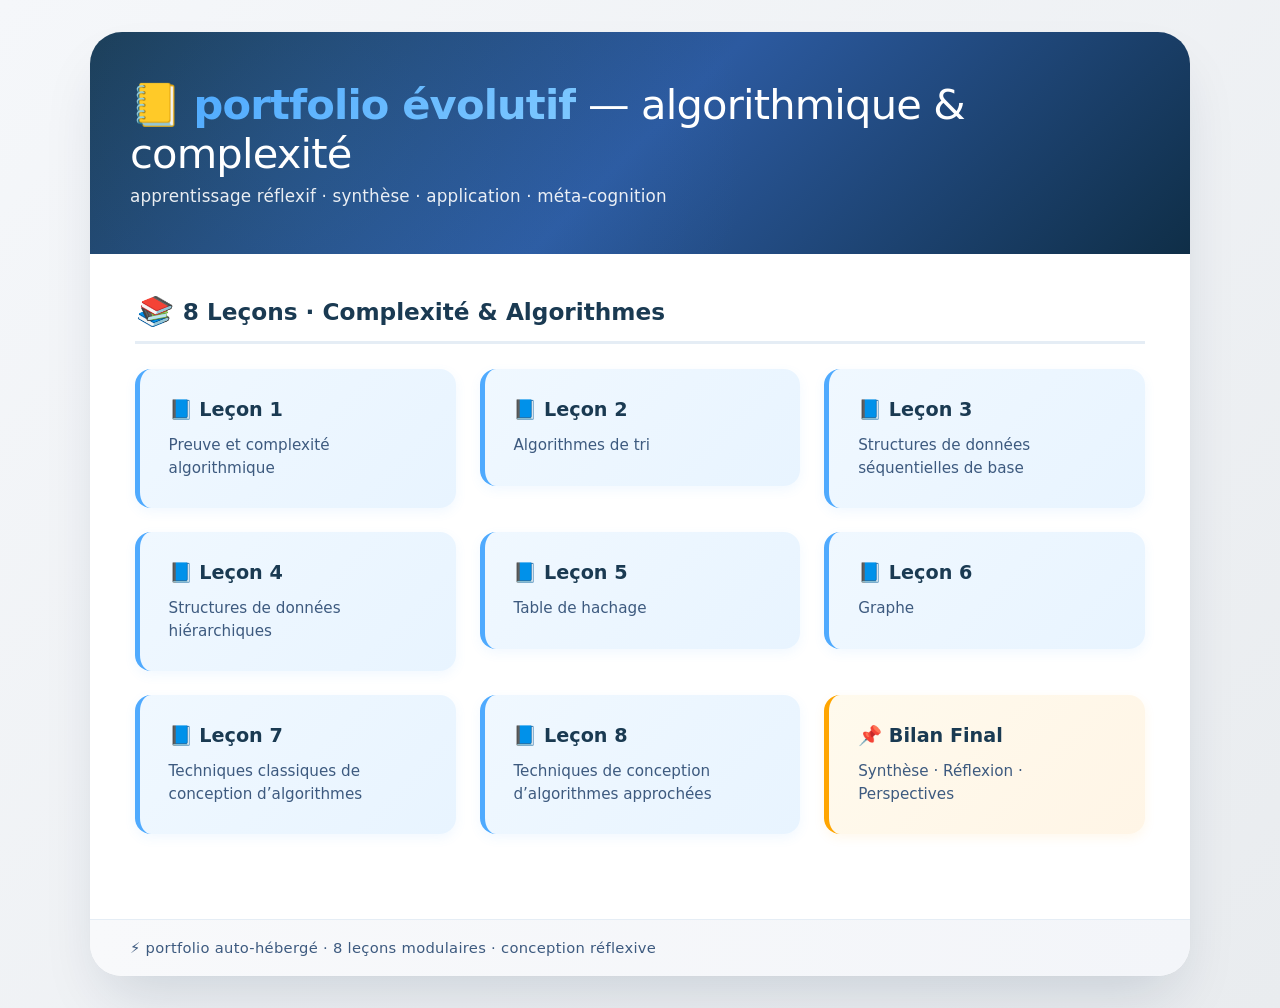
<file: index.html>
<!DOCTYPE html>
<html lang="fr">
<head>
    <meta charset="UTF-8">
    <meta name="viewport" content="width=device-width, initial-scale=1.0">
    <title>Portfolio Algorithmique – Accueil</title>
    <link rel="stylesheet" href="style.css">
</head>
<body>
<div class="portfolio">
    <div class="header">
        <h1>📒 <span>portfolio évolutif</span> — algorithmique & complexité</h1>
        <p>apprentissage réflexif · synthèse · application · méta-cognition</p>
    </div>

    <div class="content-pane">
        <div class="card">
            <div class="section-title"><i>📚</i> 8 Leçons · Complexité & Algorithmes</div>
            <div style="display: grid; grid-template-columns: repeat(auto-fit, minmax(250px, 1fr)); gap: 1.5rem; margin-top: 1.5rem;">
                <a href="lecon1.html" style="text-decoration: none;">
                    <div style="background: linear-gradient(135deg, #f0f8ff 0%, #e8f4ff 100%); padding: 1.8rem; border-radius: 16px; border-left: 5px solid #4faafe; box-shadow: 0 4px 12px rgba(79, 170, 254, 0.08); cursor: pointer; transition: all 0.3s ease;"
                         onmouseover="this.style.boxShadow='0 8px 20px rgba(79, 170, 254, 0.12)'; this.style.transform='translateY(-2px)'"
                         onmouseout="this.style.boxShadow='0 4px 12px rgba(79, 170, 254, 0.08)'; this.style.transform='translateY(0)'">
                        <h3 style="color: #1a3a52; margin-bottom: 0.8rem; font-size: 1.2rem;">📘 Leçon 1</h3>
                        <p style="color: #3d5a7f; font-size: 0.95rem; line-height: 1.5;">Preuve et complexité algorithmique</p>
                    </div>
                </a>

                <a href="lecon2.html" style="text-decoration: none;">
                    <div style="background: linear-gradient(135deg, #f0f8ff 0%, #e8f4ff 100%); padding: 1.8rem; border-radius: 16px; border-left: 5px solid #4faafe; box-shadow: 0 4px 12px rgba(79, 170, 254, 0.08); cursor: pointer; transition: all 0.3s ease;"
                         onmouseover="this.style.boxShadow='0 8px 20px rgba(79, 170, 254, 0.12)'; this.style.transform='translateY(-2px)'"
                         onmouseout="this.style.boxShadow='0 4px 12px rgba(79, 170, 254, 0.08)'; this.style.transform='translateY(0)'">
                        <h3 style="color: #1a3a52; margin-bottom: 0.8rem; font-size: 1.2rem;">📘 Leçon 2</h3>
                        <p style="color: #3d5a7f; font-size: 0.95rem; line-height: 1.5;">Algorithmes de tri</p>
                    </div>
                </a>

                <a href="lecon3.html" style="text-decoration: none;">
                    <div style="background: linear-gradient(135deg, #f0f8ff 0%, #e8f4ff 100%); padding: 1.8rem; border-radius: 16px; border-left: 5px solid #4faafe; box-shadow: 0 4px 12px rgba(79, 170, 254, 0.08); cursor: pointer; transition: all 0.3s ease;"
                         onmouseover="this.style.boxShadow='0 8px 20px rgba(79, 170, 254, 0.12)'; this.style.transform='translateY(-2px)'"
                         onmouseout="this.style.boxShadow='0 4px 12px rgba(79, 170, 254, 0.08)'; this.style.transform='translateY(0)'">
                        <h3 style="color: #1a3a52; margin-bottom: 0.8rem; font-size: 1.2rem;">📘 Leçon 3</h3>
                        <p style="color: #3d5a7f; font-size: 0.95rem; line-height: 1.5;">Structures de données séquentielles de base</p>
                    </div>
                </a>

                <a href="lecon4.html" style="text-decoration: none;">
                    <div style="background: linear-gradient(135deg, #f0f8ff 0%, #e8f4ff 100%); padding: 1.8rem; border-radius: 16px; border-left: 5px solid #4faafe; box-shadow: 0 4px 12px rgba(79, 170, 254, 0.08); cursor: pointer; transition: all 0.3s ease;"
                         onmouseover="this.style.boxShadow='0 8px 20px rgba(79, 170, 254, 0.12)'; this.style.transform='translateY(-2px)'"
                         onmouseout="this.style.boxShadow='0 4px 12px rgba(79, 170, 254, 0.08)'; this.style.transform='translateY(0)'">
                        <h3 style="color: #1a3a52; margin-bottom: 0.8rem; font-size: 1.2rem;">📘 Leçon 4</h3>
                        <p style="color: #3d5a7f; font-size: 0.95rem; line-height: 1.5;">Structures de données hiérarchiques</p>
                    </div>
                </a>

                <a href="lecon5.html" style="text-decoration: none;">
                    <div style="background: linear-gradient(135deg, #f0f8ff 0%, #e8f4ff 100%); padding: 1.8rem; border-radius: 16px; border-left: 5px solid #4faafe; box-shadow: 0 4px 12px rgba(79, 170, 254, 0.08); cursor: pointer; transition: all 0.3s ease;"
                         onmouseover="this.style.boxShadow='0 8px 20px rgba(79, 170, 254, 0.12)'; this.style.transform='translateY(-2px)'"
                         onmouseout="this.style.boxShadow='0 4px 12px rgba(79, 170, 254, 0.08)'; this.style.transform='translateY(0)'">
                        <h3 style="color: #1a3a52; margin-bottom: 0.8rem; font-size: 1.2rem;">📘 Leçon 5</h3>
                        <p style="color: #3d5a7f; font-size: 0.95rem; line-height: 1.5;">Table de hachage</p>
                    </div>
                </a>

                <a href="lecon6.html" style="text-decoration: none;">
                    <div style="background: linear-gradient(135deg, #f0f8ff 0%, #e8f4ff 100%); padding: 1.8rem; border-radius: 16px; border-left: 5px solid #4faafe; box-shadow: 0 4px 12px rgba(79, 170, 254, 0.08); cursor: pointer; transition: all 0.3s ease;"
                         onmouseover="this.style.boxShadow='0 8px 20px rgba(79, 170, 254, 0.12)'; this.style.transform='translateY(-2px)'"
                         onmouseout="this.style.boxShadow='0 4px 12px rgba(79, 170, 254, 0.08)'; this.style.transform='translateY(0)'">
                        <h3 style="color: #1a3a52; margin-bottom: 0.8rem; font-size: 1.2rem;">📘 Leçon 6</h3>
                        <p style="color: #3d5a7f; font-size: 0.95rem; line-height: 1.5;">Graphe</p>
                    </div>
                </a>

                <a href="lecon7.html" style="text-decoration: none;">
                    <div style="background: linear-gradient(135deg, #f0f8ff 0%, #e8f4ff 100%); padding: 1.8rem; border-radius: 16px; border-left: 5px solid #4faafe; box-shadow: 0 4px 12px rgba(79, 170, 254, 0.08); cursor: pointer; transition: all 0.3s ease;"
                         onmouseover="this.style.boxShadow='0 8px 20px rgba(79, 170, 254, 0.12)'; this.style.transform='translateY(-2px)'"
                         onmouseout="this.style.boxShadow='0 4px 12px rgba(79, 170, 254, 0.08)'; this.style.transform='translateY(0)'">
                        <h3 style="color: #1a3a52; margin-bottom: 0.8rem; font-size: 1.2rem;">📘 Leçon 7</h3>
                        <p style="color: #3d5a7f; font-size: 0.95rem; line-height: 1.5;">Techniques classiques de conception d’algorithmes</p>
                    </div>
                </a>

                <a href="lecon8.html" style="text-decoration: none;">
                    <div style="background: linear-gradient(135deg, #f0f8ff 0%, #e8f4ff 100%); padding: 1.8rem; border-radius: 16px; border-left: 5px solid #4faafe; box-shadow: 0 4px 12px rgba(79, 170, 254, 0.08); cursor: pointer; transition: all 0.3s ease;"
                         onmouseover="this.style.boxShadow='0 8px 20px rgba(79, 170, 254, 0.12)'; this.style.transform='translateY(-2px)'"
                         onmouseout="this.style.boxShadow='0 4px 12px rgba(79, 170, 254, 0.08)'; this.style.transform='translateY(0)'">
                        <h3 style="color: #1a3a52; margin-bottom: 0.8rem; font-size: 1.2rem;">📘 Leçon 8</h3>
                        <p style="color: #3d5a7f; font-size: 0.95rem; line-height: 1.5;">Techniques de conception d’algorithmes approchées</p>
                    </div>
                </a>

                <a href="bilan.html" style="text-decoration: none;">
                    <div style="background: linear-gradient(135deg, #fffaed 0%, #fff5e6 100%); padding: 1.8rem; border-radius: 16px; border-left: 5px solid #ffa500; box-shadow: 0 4px 12px rgba(255, 165, 0, 0.08); cursor: pointer; transition: all 0.3s ease;"
                         onmouseover="this.style.boxShadow='0 8px 20px rgba(255, 165, 0, 0.12)'; this.style.transform='translateY(-2px)'"
                         onmouseout="this.style.boxShadow='0 4px 12px rgba(255, 165, 0, 0.08)'; this.style.transform='translateY(0)'">
                        <h3 style="color: #1a3a52; margin-bottom: 0.8rem; font-size: 1.2rem;">📌 Bilan Final</h3>
                        <p style="color: #3d5a7f; font-size: 0.95rem; line-height: 1.5;">Synthèse · Réflexion · Perspectives</p>
                    </div>
                </a>
            </div>
        </div>

        <!-- <div class="card" style="margin-top: 2rem; background: linear-gradient(135deg, #f8fafb 0%, #f3f6f9 100%); padding: 2rem; border-radius: 16px;">
            <div class="section-title"><i>📈</i> Progression d'apprentissage</div>
            <div style="display: grid; grid-template-columns: 1fr 1fr; gap: 1.5rem; margin-top: 1rem;">
                <div>
                    <h4 style="color: #1a3a52; font-weight: 700; margin-bottom: 0.8rem;">Fondations (Leçons 1-3)</h4>
                    <p style="color: #3d5a7f; font-size: 0.98rem; line-height: 1.6;">Notation Big O, complexité, récursivité et tris. Ces leçons posent les bases pour analyser et comparer les algorithmes.</p>
                </div>
                <div>
                    <h4 style="color: #1a3a52; font-weight: 700; margin-bottom: 0.8rem;">Structures & Algorithmes (Leçons 4-6)</h4>
                    <p style="color: #3d5a7f; font-size: 0.98rem; line-height: 1.6;">Choix de structures optimales, parcours de graphes et programmation dynamique pour résoudre des problèmes complexes.</p>
                </div>
                <div>
                    <h4 style="color: #1a3a52; font-weight: 700; margin-bottom: 0.8rem;">Optimisation (Leçons 7-8)</h4>
                    <p style="color: #3d5a7f; font-size: 0.98rem; line-height: 1.6;">Tables de hachage pour recherche O(1) et algorithmes gloutons pour solutions rapides et élégantes.</p>
                </div>
                <div>
                    <h4 style="color: #1a3a52; font-weight: 700; margin-bottom: 0.8rem;">Intégration & Réflexion</h4>
                    <p style="color: #3d5a7f; font-size: 0.98rem; line-height: 1.6;">Le bilan final synthétise les 8 leçons et propose une réflexion personnelle sur la pratique algorithmique.</p>
                </div>
            </div>
        </div> -->
    </div>

    <footer>
        ⚡ portfolio auto-hébergé · 8 leçons modulaires · conception réflexive
    </footer>
</div>
</body>
</html>
</file>
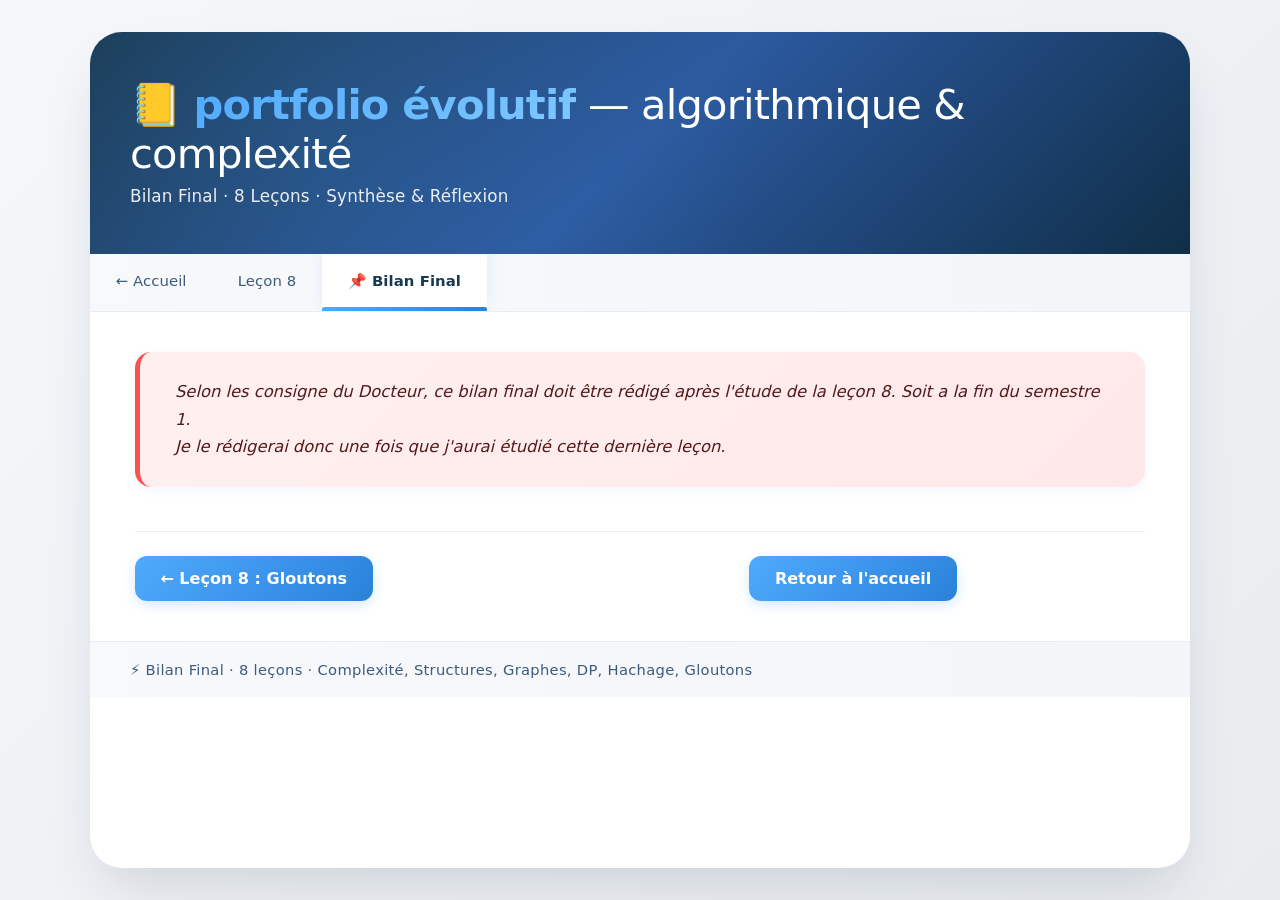
<file: bilan.html>
<!DOCTYPE html>
<html lang="fr">
<head>
    <meta charset="UTF-8">
    <meta name="viewport" content="width=device-width, initial-scale=1.0">
    <title>Bilan Final | Portfolio Algorithmique</title>
    <link rel="stylesheet" href="style.css">
</head>
<body>
<div class="portfolio">
    <div class="header">
        <h1>📒 <span>portfolio évolutif</span> — algorithmique & complexité</h1>
        <p>Bilan Final · 8 Leçons · Synthèse & Réflexion</p>
    </div>

    <div class="nav-bar">
        <a href="index.html" class="nav-link">← Accueil</a>
        <a href="lecon8.html" class="nav-link">Leçon 8</a>
        <a href="bilan.html" class="nav-link active">📌 Bilan Final</a>
    </div>

    <div class="content-pane">
        <div class="card">
            <div class="reflexion-block-not-learned">
                Selon les consigne du Docteur, ce bilan final doit être rédigé après l'étude de la leçon 8. Soit a la fin du semestre 1. <br />
                Je le rédigerai donc une fois que j'aurai étudié cette dernière leçon.
            </div>
        </div>
        <!-- <div style="background: linear-gradient(135deg, #f8fafb 0%, #f3f6f9 100%); border-radius: 20px; padding: 2rem 2.5rem;">
            <h2 style="font-size: 2.3rem; font-weight: 700; color: #1a3a52; margin-bottom: 2.2rem; border-left: 5px solid #4faafe; padding-left: 1.5rem;">📌 Bilan final – 8 leçons d'algorithmique & complexité</h2>

            <div class="bilan-question">
                <strong>📘 1. Ce que j'ai le plus appris dans ce cours</strong>
                <p>L'analyse de complexité est devenue un réflexe : avant d'écrire une boucle, j'estime son coût. J'ai appris 8 thèmes interconnectés (Big O → structures → tris → graphes → DP). Le grand apprentissage : il y a rarement une seule bonne réponse. Le choix entre approches glouton vs DP vs structures optimales dépend du contexte. La compétence clé est de raisonner sur les compromis.</p>
            </div>

            <div class="bilan-question">
                <strong>🎯 2. Synthèse progressive des 8 leçons</strong>
                <p><strong>Leçons 1-3</strong> (analyse & tris) : les fondations. Estimer la complexité, comparer O(n²) vs O(n log n), choisir le bon tri.<br>
                <strong>Leçon 4</strong> (structures) : le vocabulaire. Quand utiliser un tableau, une liste, un arbre ? Impact direct sur la complexité.<br>
                <strong>Leçon 5</strong> (graphes) : modéliser et parcourir. BFS/DFS, cycle, connectivité.<br>
                <strong>Leçon 6</strong> (DP) : l'optimisation. Reconnaître sous-structure & chevauchement, transforming exponentiel → polynomial.<br>
                <strong>Leçon 7</strong> (hachage) : recherche O(1) concrètement. Collision, facteur de charge, réalité d'implémentation.<br>
                <strong>Leçon 8</strong> (glouton) : quand les raccourcis fonctionnent. Local → global, avec rigueur.</p>
            </div>

            <div class="bilan-question">
                <strong>🛠️ 3. Compétences réutilisables ailleurs</strong>
                <p>• Conception d'algorithmes efficaces (diviser pour régner, DP, glouton).<br>
                • Choix de structures adaptées (tableau, liste, arbre, graphe, table de hachage).<br>
                • Preuve informelle par induction et invariant boucle.<br>
                • Optimisation de code existant (profilage → bottleneck → réarchitecture).<br>
                • Communication : expliquer la complexité à des collègues, justifier la structure choisie.<br>
                • Déboguer des problèmes d'allocation (memoria vs temps) en production.</p>
            </div>

            <div class="bilan-question">
                <strong>⚡ 4. Défis et breakthroughs</strong>
                <p><strong>Défi initial</strong> : la récursivité et l'induction restaient abstraites, puis visualiser la pile d'appels a tout changé.<br>
                <strong>Défi du milieu</strong> : passer de "ça marche" à "c'est optimal". Fibonacci naïf → DP : O(2^n) → O(n), moment révélateur.<br>
                <strong>Défi final</strong> : savoir quand hachage vs recherche binaire, glouton vs DP. La réponse : implémenter les deux, mesurer, décider selon le contexte.</p>
            </div>

            <div class="bilan-question">
                <strong>🚀 5. Suite logique de l'apprentissage</strong>
                <p>• Graphes avancés : Dijkstra, Bellman-Ford, A*, flux de réseau.<br>
                • Complexité amortie et structures avancées (Union-Find, Treaps, B-trees).<br>
                • Algorithmes parallèles et distribuées (MapReduce, sharding).<br>
                • Challenges pratiques : Codeforces, LeetCode, hackathons. L'automatisation des réflexes passe par la pratique régulière.<br>
                • Mesure en production : les algorithmes sur papier rencontrent cache, I/O, concurrence. Profiler réellement !</p>
            </div>

            <div class="bilan-question">
                <strong>💡 6. Réflexion personnelle finale</strong>
                <p>Ce cours m'a changé ma manière de coder. Avant : "si ça marche, c'est bon". Après : "est-ce optimal ? Peut-on faire mieux ?" J'ai réalisé que la plupart des applications "lentes" ne sont pas des bugs, mais des mauvais choix d'algo ou de structure. La bonne nouvelle : on peut toujours apprendre à mieux choisir. Le chemin : rigueur, expérimentation, pratique. Le but : cultiver l'intuition algorithmique.</p>
            </div>
        </div> -->

        <div class="page-nav" style="margin-top: 2rem;">
            <a href="lecon8.html" class="prev">← Leçon 8 : Gloutons</a>
            <a href="index.html" class="back-home">Retour à l'accueil</a>
        </div>
    </div>

    <footer>
        ⚡ Bilan Final · 8 leçons · Complexité, Structures, Graphes, DP, Hachage, Gloutons
    </footer>
</div>
</body>
</html>
</file>
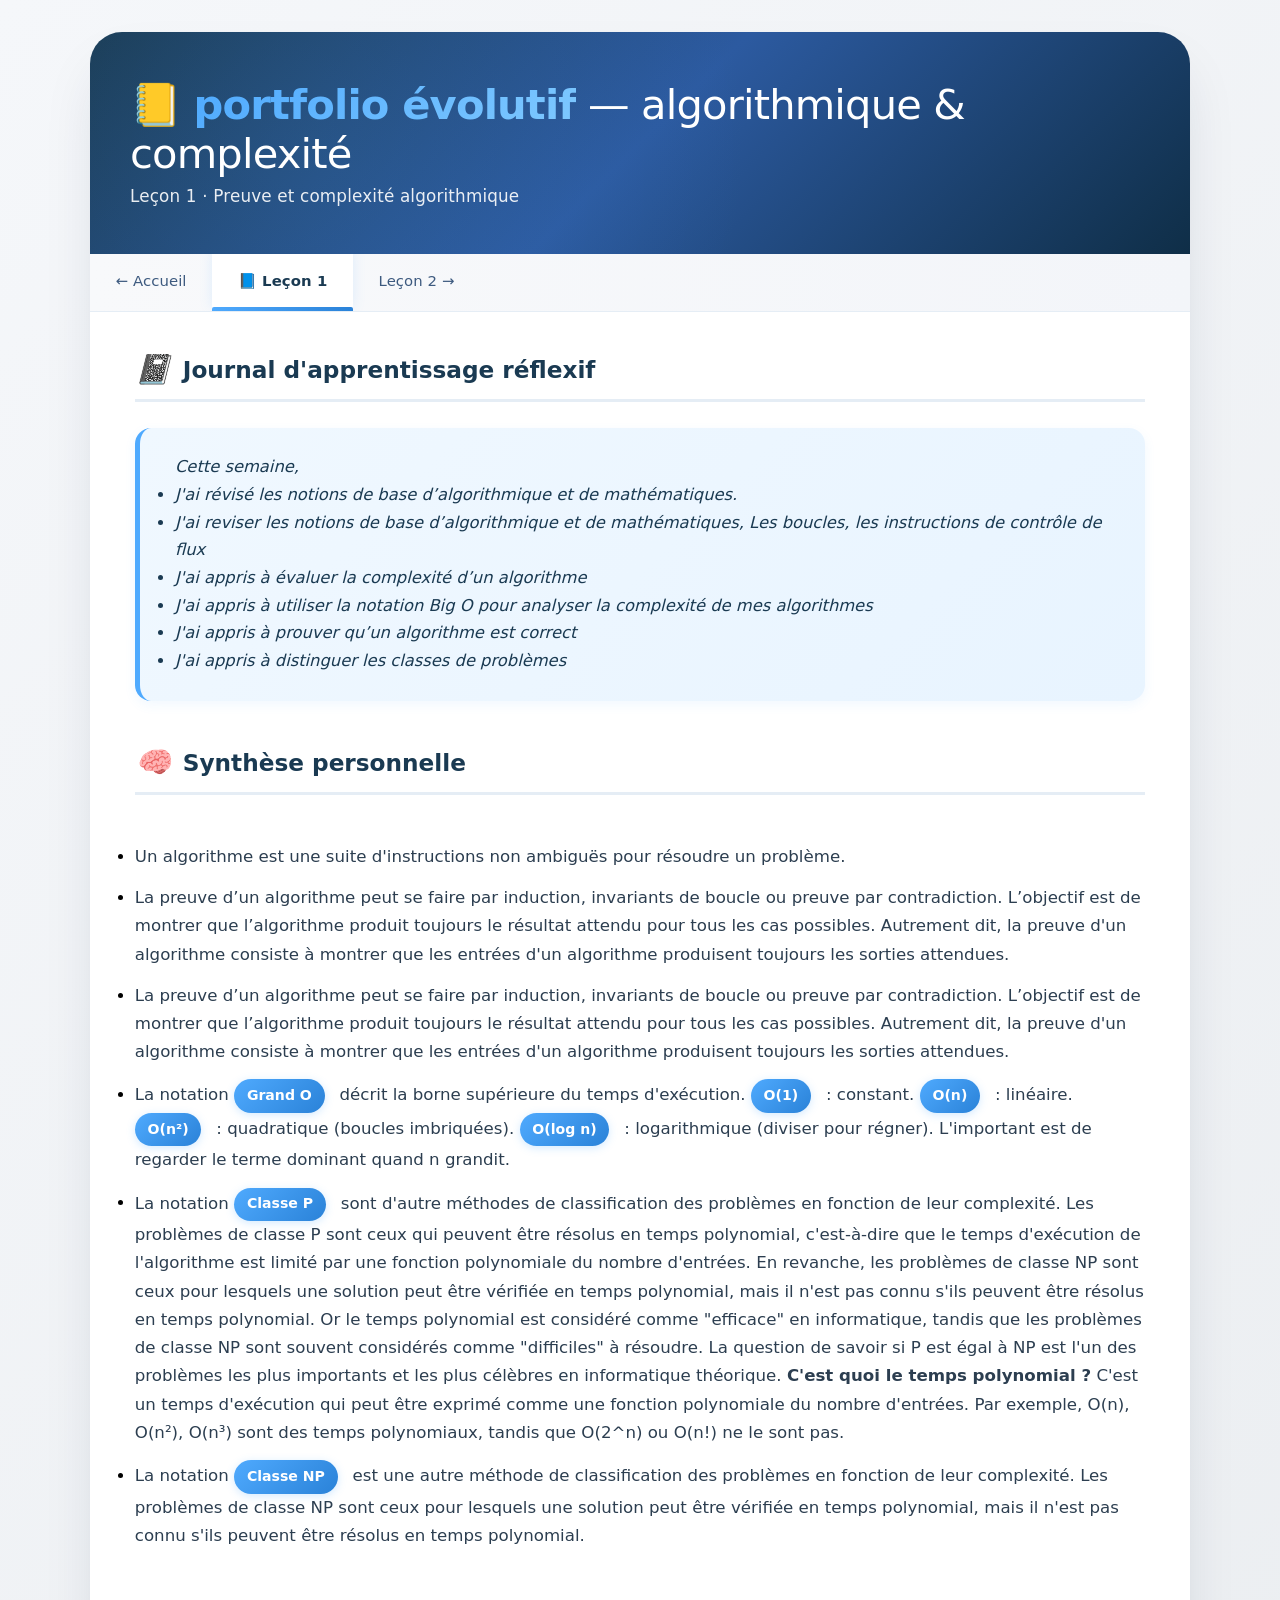
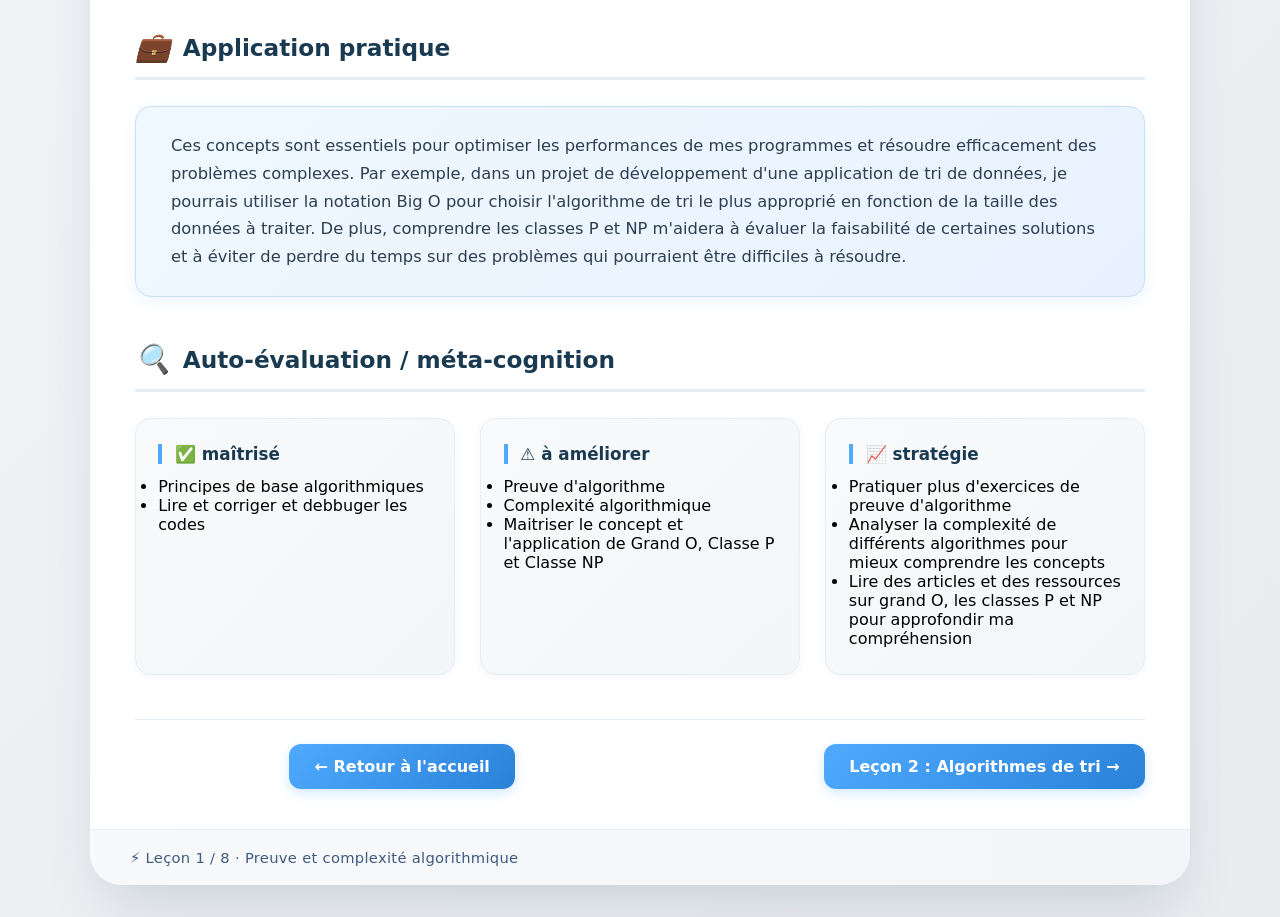
<file: lecon1.html>
<!DOCTYPE html>
<html lang="fr">
<head>
    <meta charset="UTF-8">
    <meta name="viewport" content="width=device-width, initial-scale=1.0">
    <title>Leçon 1 – Preuve et complexité algorithmique | Portfolio Algorithmique</title>
    <link rel="stylesheet" href="style.css">
</head>
<body>
<div class="portfolio">
    <div class="header">
        <h1>📒 <span>portfolio évolutif</span> — algorithmique & complexité</h1>
        <p>Leçon 1 · Preuve et complexité algorithmique</p>
    </div>

    <div class="nav-bar">
        <a href="index.html" class="nav-link">← Accueil</a>
        <a href="lecon1.html" class="nav-link active">📘 Leçon 1</a>
        <a href="lecon2.html" class="nav-link">Leçon 2 →</a>
    </div>

    <div class="content-pane">
        <div class="card">
            <div class="section-title"><i>📓</i> Journal d'apprentissage réflexif</div>
            <div class="reflexion-block">
                
                Cette semaine, 
                <ul>
                    <li>J'ai révisé les notions de base d’algorithmique et de mathématiques.</li>
                    <li>J'ai reviser les notions de base d’algorithmique et de mathématiques, Les boucles, les instructions de contrôle de flux</li>
                    <li>J'ai appris à évaluer la complexité d’un algorithme</li>
                    <li>J'ai appris à utiliser la notation Big O pour analyser la complexité de mes algorithmes</li>
                    <li>J'ai appris à prouver qu’un algorithme est correct</li>
                    <li>J'ai appris à distinguer les classes de problèmes</li>
                </ul>                
            </div>
        </div>

        <div class="card">
            <div class="section-title"><i>🧠</i> Synthèse personnelle</div>
            <div class="synthese">
                <ul>
                    <li>
                        <p>
                            Un algorithme est une suite d'instructions non ambiguës pour résoudre un problème.
                        </p>
                    </li>
                    <li>
                        <p>
                            La preuve d’un algorithme peut se faire par induction, invariants de boucle ou preuve par contradiction. L’objectif est de montrer que l’algorithme produit toujours le résultat attendu pour tous les cas possibles.
                            Autrement dit, la preuve d'un algorithme consiste à montrer que les entrées d'un algorithme produisent toujours les sorties attendues.
                        </p>
                    </li>
                    <li>
                        <p>
                            La preuve d’un algorithme peut se faire par induction, invariants de boucle ou preuve par contradiction. L’objectif est de montrer que l’algorithme produit toujours le résultat attendu pour tous les cas possibles.
                            Autrement dit, la preuve d'un algorithme consiste à montrer que les entrées d'un algorithme produisent toujours les sorties attendues.
                        </p>
                    </li>
                    <li>
                        <p>
                            La notation <span class="keyword">Grand O</span> décrit la borne supérieure du temps d'exécution. <span class="keyword">O(1)</span>
                            : constant. <span class="keyword">O(n)</span> : linéaire. <span class="keyword">O(n²)</span> : quadratique (boucles
                            imbriquées). <span class="keyword">O(log n)</span> : logarithmique (diviser pour régner). L'important est de
                            regarder le terme dominant quand n grandit.
                        </p>
                    </li>
                    <li>
                        <p>
                            La notation <span class="keyword">Classe P</span> sont d'autre méthodes de classification des problèmes en fonction de leur complexité. Les problèmes de classe P sont ceux qui peuvent être résolus en temps polynomial, c'est-à-dire que le temps d'exécution de l'algorithme est limité par une fonction polynomiale du nombre d'entrées. En revanche, les problèmes de classe NP sont ceux pour lesquels une solution peut être vérifiée en temps polynomial, mais il n'est pas connu s'ils peuvent être résolus en temps polynomial.
                            Or le temps polynomial est considéré comme "efficace" en informatique, tandis que les problèmes de classe NP sont souvent considérés comme "difficiles" à résoudre. La question de savoir si P est égal à NP est l'un des problèmes les plus importants et les plus célèbres en informatique théorique.
                            <strong>C'est quoi le temps polynomial ?</strong> C'est un temps d'exécution qui peut être exprimé comme une fonction polynomiale du nombre d'entrées. Par exemple, O(n), O(n²), O(n³) sont des temps polynomiaux, tandis que O(2^n) ou O(n!) ne le sont pas.
                        </p>
                    </li>
                    <li>
                        <p>
                            La notation <span class="keyword">Classe NP</span> est une autre méthode de classification des problèmes en fonction de leur complexité. Les problèmes de classe NP sont ceux pour lesquels une solution peut être vérifiée en temps polynomial, mais il n'est pas connu s'ils peuvent être résolus en temps polynomial.
                        </p>
                    </li>
                </ul>
            </div>
        </div>

        <div class="card">
            <div class="section-title"><i>💼</i> Application pratique</div>
            <div class="appli">
                <!-- Expliquez comment vous pourriez appliquer ces concepts à un problème réel de vos études, de votre vie professionnelle ou de votre quotidien. -->
                <P>
                    Ces concepts sont essentiels pour optimiser les performances de mes programmes et résoudre efficacement des problèmes complexes. Par exemple, dans un projet de développement d'une application de tri de données, je pourrais utiliser la notation Big O pour choisir l'algorithme de tri le plus approprié en fonction de la taille des données à traiter. De plus, comprendre les classes P et NP m'aidera à évaluer la faisabilité de certaines solutions et à éviter de perdre du temps sur des problèmes qui pourraient être difficiles à résoudre.
                </P>
            </div>
        </div>

        <div class="card">
            <div class="section-title"><i>🔍</i> Auto-évaluation / méta-cognition</div>
            <div class="meta-grid">
                <div class="meta-item">
                    <h4>✅ maîtrisé</h4> 
                    <p>
                        <ul>
                            <li>Principes de base algorithmiques</li>
                            <li>Lire et corriger et debbuger les codes</li>
                        </ul>
                    </p>
                </div>
                <div class="meta-item">
                    <h4>⚠️ à améliorer</h4> 
                    <p>
                        <ul>
                            <li>Preuve d'algorithme</li>
                            <li>Complexité algorithmique</li>
                            <li>Maitriser le concept et l'application de Grand O, Classe P et Classe NP</li>
                        </ul>
                    </p>
                </div>
                <div class="meta-item">
                    <h4>📈 stratégie</h4>
                    <p>
                        <ul>
                            <li>Pratiquer plus d'exercices de preuve d'algorithme</li>
                            <li>Analyser la complexité de différents algorithmes pour mieux comprendre les concepts</li>
                            <li>Lire des articles et des ressources sur grand O, les classes P et NP pour approfondir ma compréhension</li>
                        </ul>
                    </p>
                </div>
            </div>
        </div>

        <div class="page-nav">
            <a href="index.html" class="back-home">← Retour à l'accueil</a>
            <a href="lecon2.html" class="next">Leçon 2 : Algorithmes de tri →</a>
        </div>
    </div>

    <footer>
        ⚡ Leçon 1 / 8 · Preuve et complexité algorithmique
    </footer>
</div>
</body>
</html>
</file>
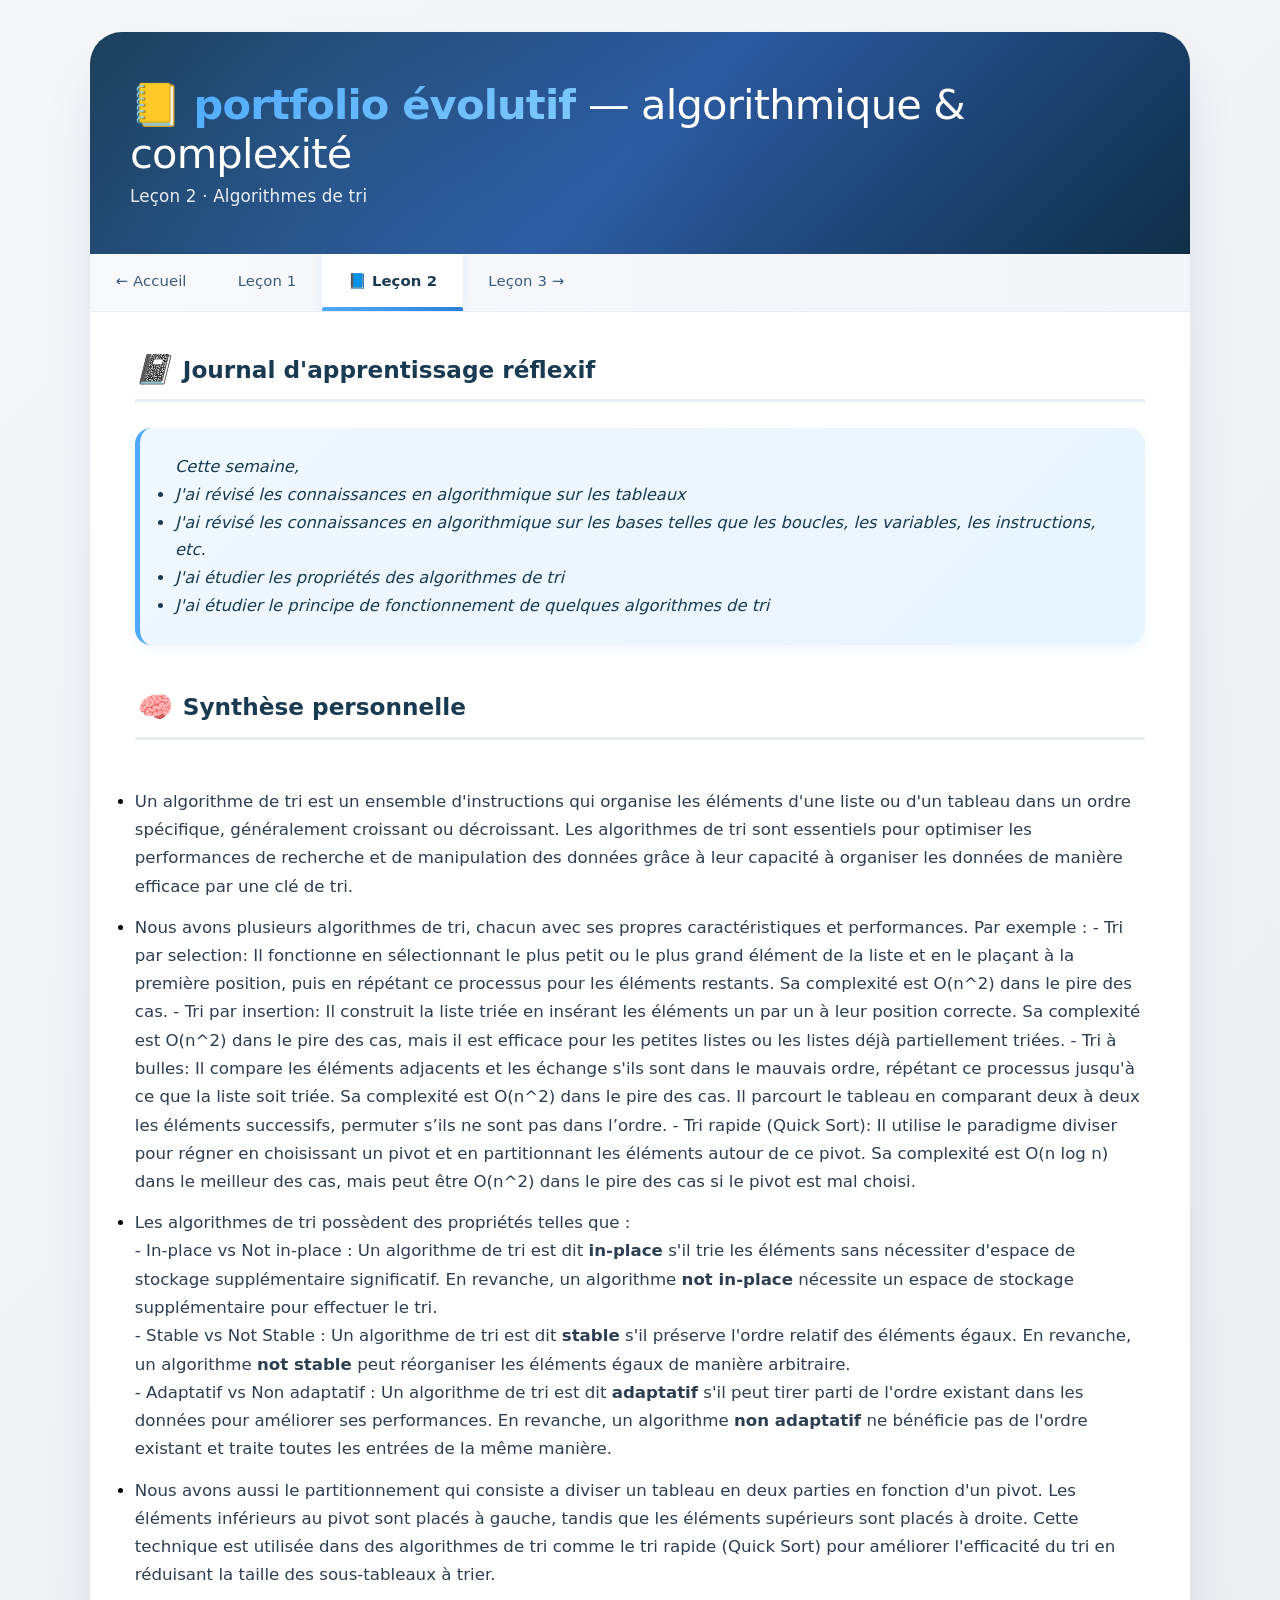
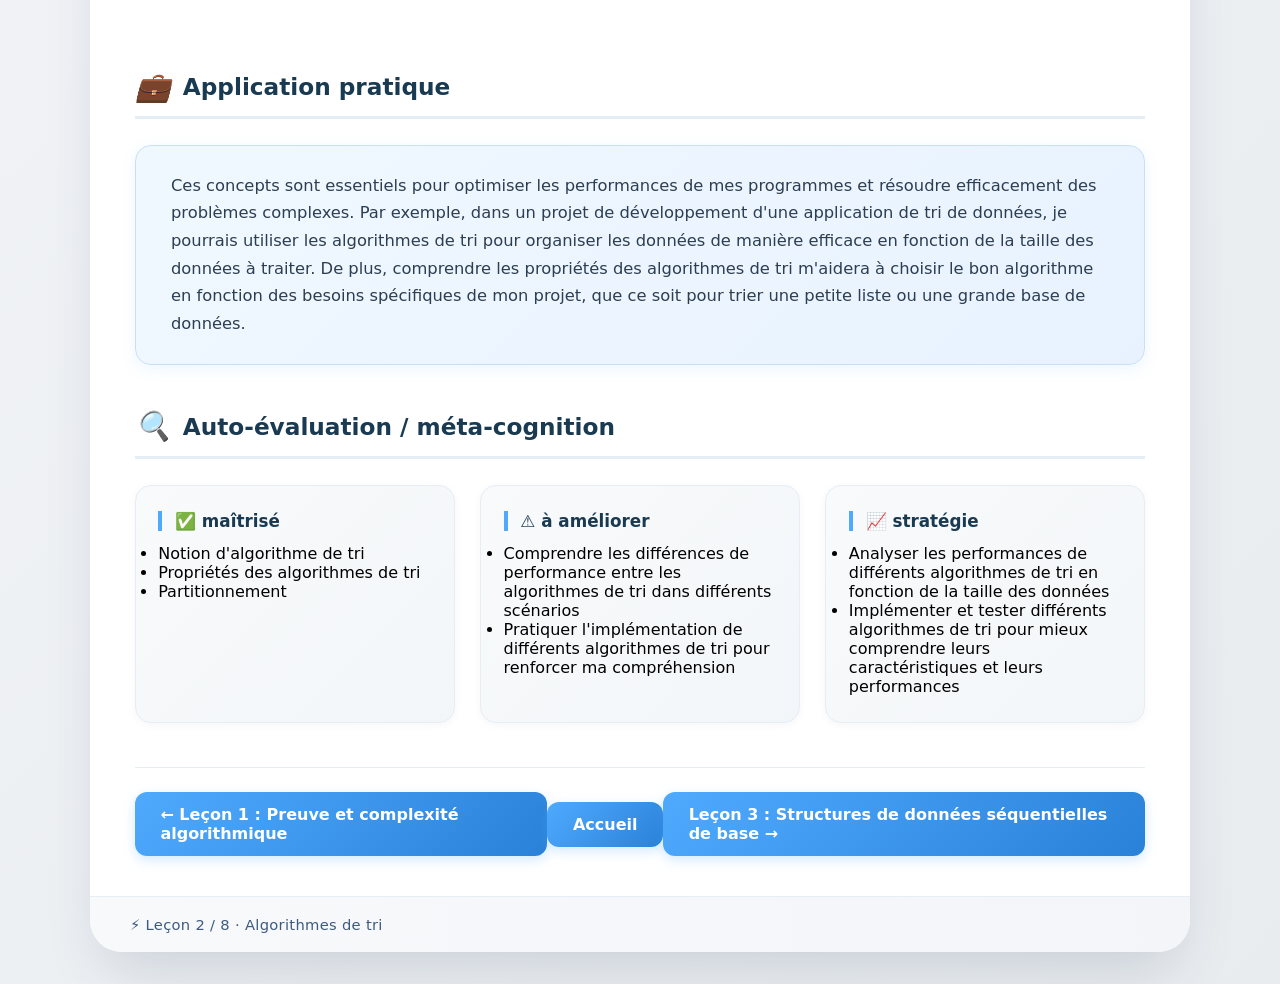
<file: lecon2.html>
<!DOCTYPE html>
<html lang="fr">
<head>
    <meta charset="UTF-8">
    <meta name="viewport" content="width=device-width, initial-scale=1.0">
    <title>Leçon 2 – Algorithmes de tri | Portfolio Algorithmique</title>
    <link rel="stylesheet" href="style.css">
</head>
<body>
<div class="portfolio">
    <div class="header">
        <h1>📒 <span>portfolio évolutif</span> — algorithmique & complexité</h1>
        <p>Leçon 2 · Algorithmes de tri</p>
    </div>

    <div class="nav-bar">
        <a href="index.html" class="nav-link">← Accueil</a>
        <a href="lecon1.html" class="nav-link">Leçon 1</a>
        <a href="lecon2.html" class="nav-link active">📘 Leçon 2</a>
        <a href="lecon3.html" class="nav-link">Leçon 3 →</a>
    </div>

    <div class="content-pane">
        <div class="card">
            <div class="section-title"><i>📓</i> Journal d'apprentissage réflexif</div>
            <div class="reflexion-block">
                
                Cette semaine, 
                <ul>
                    <li>J'ai révisé les connaissances en algorithmique sur les tableaux</li>
                    <li>J'ai révisé les connaissances en algorithmique sur les bases telles que les boucles, les variables, les instructions, etc.</li>
                    <li>J'ai étudier les propriétés des algorithmes de tri</li>
                    <li>J'ai étudier le principe de fonctionnement de quelques algorithmes de tri</li>
                </ul>
            </div>
        </div>

        <div class="card">
            <div class="section-title"><i>🧠</i> Synthèse personnelle</div>
            <div class="synthese">
                <ul>
                    <li>
                        <p>
                            Un algorithme de tri est un ensemble d'instructions qui organise les éléments d'une liste ou d'un tableau dans un ordre spécifique, généralement croissant ou décroissant. Les algorithmes de tri sont essentiels pour optimiser les performances de recherche et de manipulation des données grâce à leur capacité à organiser les données de manière efficace par une clé de tri.
                        </p>
                    </li>
                    <li>
                        <p>
                            Nous avons plusieurs algorithmes de tri, chacun avec ses propres caractéristiques et performances. Par exemple :
                            - Tri par selection: Il fonctionne en sélectionnant le plus petit ou le plus grand élément de la liste et en le plaçant à la première position, puis en répétant ce processus pour les éléments restants. Sa complexité est O(n^2) dans le pire des cas.
                            - Tri par insertion: Il construit la liste triée en insérant les éléments un par un à leur position correcte. Sa complexité est O(n^2) dans le pire des cas, mais il est efficace pour les petites listes ou les listes déjà partiellement triées.
                            - Tri à bulles: Il compare les éléments adjacents et les échange s'ils sont dans le mauvais ordre, répétant ce processus jusqu'à ce que la liste soit triée. Sa complexité est O(n^2) dans le pire des cas.
                            Il parcourt le tableau en comparant deux à deux les éléments successifs, permuter s’ils ne sont pas dans l’ordre.
                            - Tri rapide (Quick Sort): Il utilise le paradigme diviser pour régner en choisissant un pivot et en partitionnant les éléments autour de ce pivot. Sa complexité est O(n log n) dans le meilleur des cas, mais peut être O(n^2) dans le pire des cas si le pivot est mal choisi.
                        </p>
                    </li>
                    <li>
                        <p>
                            Les algorithmes de tri possèdent des propriétés telles que : <br />
                            - In-place vs Not in-place : Un algorithme de tri est dit <strong>in-place</strong> s'il trie les éléments sans nécessiter d'espace de stockage supplémentaire significatif. En revanche, un algorithme <strong>not in-place</strong> nécessite un espace de stockage supplémentaire pour effectuer le tri. <br />
                            - Stable vs Not Stable : Un algorithme de tri est dit <strong>stable</strong> s'il préserve l'ordre relatif des éléments égaux. En revanche, un algorithme <strong>not stable</strong> peut réorganiser les éléments égaux de manière arbitraire. <br />
                            - Adaptatif vs Non adaptatif : Un algorithme de tri est dit <strong>adaptatif</strong> s'il peut tirer parti de l'ordre existant dans les données pour améliorer ses performances. En revanche, un algorithme <strong>non adaptatif</strong> ne bénéficie pas de l'ordre existant et traite toutes les entrées de la même manière.
                        </p>
                    </li>
                    <li>
                        <p>
                            Nous avons aussi le partitionnement qui consiste a diviser un tableau en deux parties en fonction d'un pivot. Les éléments inférieurs au pivot sont placés à gauche, tandis que les éléments supérieurs sont placés à droite. Cette technique est utilisée dans des algorithmes de tri comme le tri rapide (Quick Sort) pour améliorer l'efficacité du tri en réduisant la taille des sous-tableaux à trier.
                        </p>
                    </li>
                </ul>
            </div>
        </div>

        <div class="card">
            <div class="section-title"><i>💼</i> Application pratique</div>
            <div class="appli">
                <!-- Expliquez comment vous pourriez appliquer ces concepts à un problème réel de vos études, de votre vie professionnelle ou de votre quotidien. -->
                <P>
                    Ces concepts sont essentiels pour optimiser les performances de mes programmes et résoudre efficacement des problèmes complexes. Par exemple, dans un projet de développement d'une application de tri de données, je pourrais utiliser les algorithmes de tri pour organiser les données de manière efficace en fonction de la taille des données à traiter. De plus, comprendre les propriétés des algorithmes de tri m'aidera à choisir le bon algorithme en fonction des besoins spécifiques de mon projet, que ce soit pour trier une petite liste ou une grande base de données.
                </P>
            </div>
        </div>

        <div class="card">
            <div class="section-title"><i>🔍</i> Auto-évaluation / méta-cognition</div>
            <div class="meta-grid">
                <div class="meta-item">
                    <h4>✅ maîtrisé</h4> 
                    <p>
                        <ul>
                            <li>Notion d'algorithme de tri</li>
                            <li>Propriétés des algorithmes de tri</li>
                            <li>Partitionnement</li>
                        </ul>
                    </p>
                </div>
                <div class="meta-item">
                    <h4>⚠️ à améliorer</h4> 
                    <p>
                        <ul>
                            <li>Comprendre les différences de performance entre les algorithmes de tri dans différents scénarios</li>
                            <li>Pratiquer l'implémentation de différents algorithmes de tri pour renforcer ma compréhension</li>
                        </ul>
                    </p>
                </div>
                <div class="meta-item">
                    <h4>📈 stratégie</h4>
                    <p>
                        <ul>
                            <li>Analyser les performances de différents algorithmes de tri en fonction de la taille des données</li>
                            <li>Implémenter et tester différents algorithmes de tri pour mieux comprendre leurs caractéristiques et leurs performances</li>
                        </ul>
                    </p>
                </div>
            </div>
        </div>

        <div class="page-nav">
            <a href="lecon1.html" class="prev">← Leçon 1 : Preuve et complexité algorithmique</a>
            <a href="index.html" class="back-home">Accueil</a>
            <a href="lecon3.html" class="next">Leçon 3 : Structures de données séquentielles de base →</a>
        </div>
    </div>

    <footer>
        ⚡ Leçon 2 / 8 · Algorithmes de tri
    </footer>
</div>
</body>
</html>
</file>
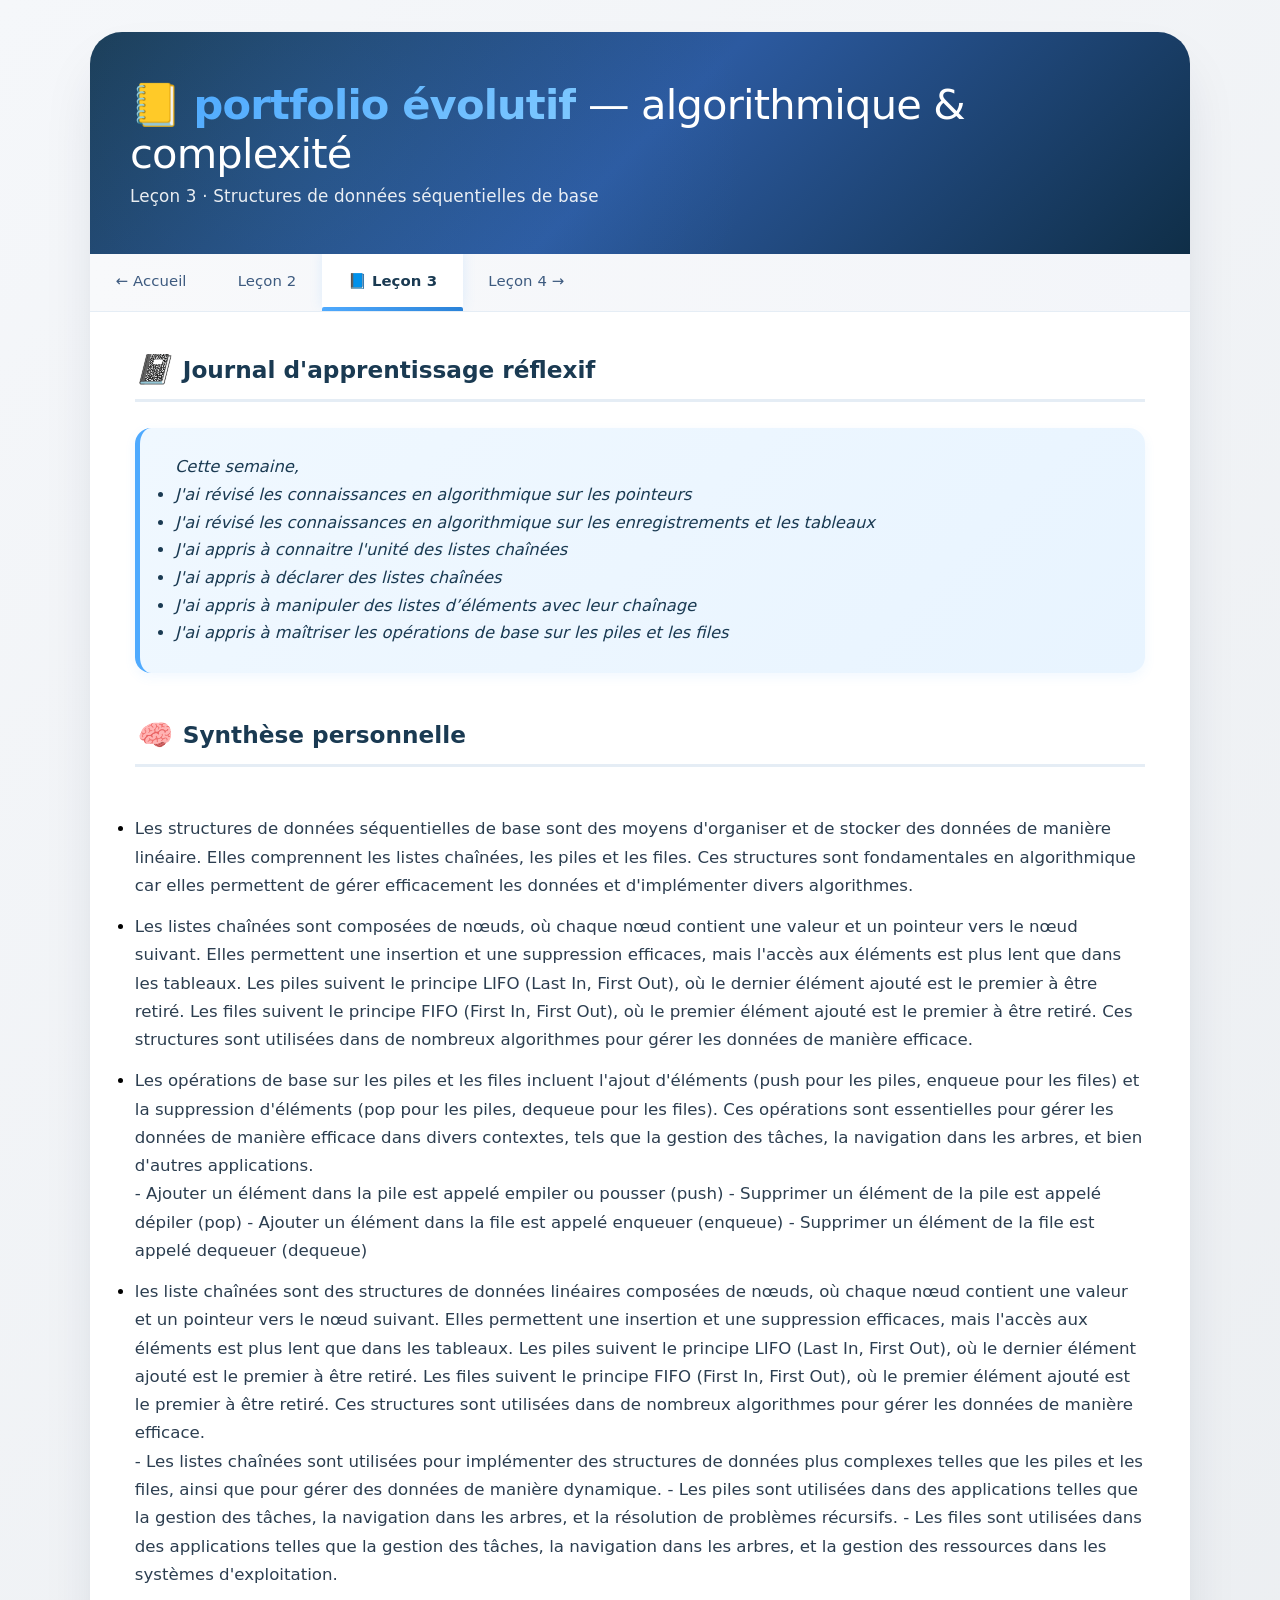
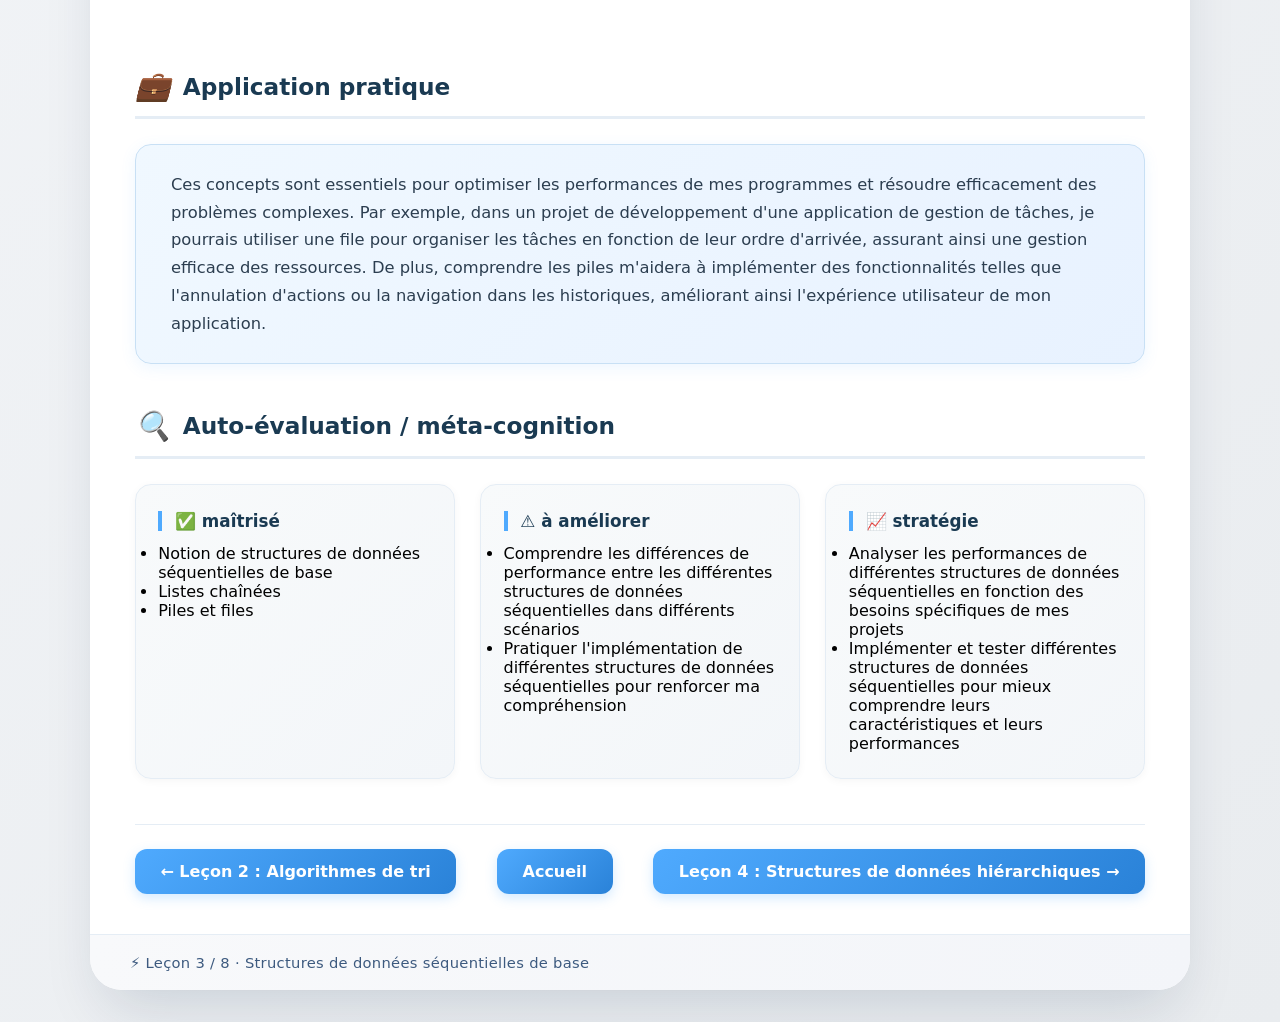
<file: lecon3.html>
<!DOCTYPE html>
<html lang="fr">
<head>
    <meta charset="UTF-8">
    <meta name="viewport" content="width=device-width, initial-scale=1.0">
    <title>Leçon 3 – Structures de données séquentielles de base | Portfolio Algorithmique</title>
    <link rel="stylesheet" href="style.css">
</head>
<body>
<div class="portfolio">
    <div class="header">
        <h1>📒 <span>portfolio évolutif</span> — algorithmique & complexité</h1>
        <p>Leçon 3 · Structures de données séquentielles de base</p>
    </div>

    <div class="nav-bar">
        <a href="index.html" class="nav-link">← Accueil</a>
        <a href="lecon2.html" class="nav-link">Leçon 2</a>
        <a href="lecon3.html" class="nav-link active">📘 Leçon 3</a>
        <a href="lecon4.html" class="nav-link">Leçon 4 →</a>
    </div>

    <div class="content-pane">
        <div class="card">
            <div class="section-title"><i>📓</i> Journal d'apprentissage réflexif</div>
            <div class="reflexion-block">
                
                Cette semaine, 
                <ul>
                    <li>J'ai révisé les connaissances en algorithmique sur les pointeurs</li>
                    <li>J'ai révisé les connaissances en algorithmique sur les enregistrements et les tableaux</li>
                    <li>J'ai appris à connaitre l'unité des listes chaînées</li>
                    <li>J'ai appris à déclarer des listes chaînées</li>
                    <li>J'ai appris à manipuler des listes d’éléments avec leur chaînage</li>
                    <li>J'ai appris à maîtriser les opérations de base sur les piles et les files</li>
                </ul>
            </div>
        </div>

        <div class="card">
            <div class="section-title"><i>🧠</i> Synthèse personnelle</div>
            <div class="synthese">
                <ul>
                    <li>
                        <p>
                            Les structures de données séquentielles de base sont des moyens d'organiser et de stocker des données de manière linéaire. Elles comprennent les listes chaînées, les piles et les files. Ces structures sont fondamentales en algorithmique car elles permettent de gérer efficacement les données et d'implémenter divers algorithmes.
                        </p>
                    </li>
                    <li>
                        <p>
                            Les listes chaînées sont composées de nœuds, où chaque nœud contient une valeur et un pointeur vers le nœud suivant. Elles permettent une insertion et une suppression efficaces, mais l'accès aux éléments est plus lent que dans les tableaux. Les piles suivent le principe LIFO (Last In, First Out), où le dernier élément ajouté est le premier à être retiré. Les files suivent le principe FIFO (First In, First Out), où le premier élément ajouté est le premier à être retiré. Ces structures sont utilisées dans de nombreux algorithmes pour gérer les données de manière efficace.
                        </p>
                    </li>
                    <li>
                        <p>
                            Les opérations de base sur les piles et les files incluent l'ajout d'éléments (push pour les piles, enqueue pour les files) et la suppression d'éléments (pop pour les piles, dequeue pour les files). Ces opérations sont essentielles pour gérer les données de manière efficace dans divers contextes, tels que la gestion des tâches, la navigation dans les arbres, et bien d'autres applications. <br />
                            - Ajouter un élément dans la pile est appelé empiler ou pousser (push)
                            - Supprimer un élément de la pile est appelé dépiler (pop)
                            - Ajouter un élément dans la file est appelé enqueuer (enqueue)
                            - Supprimer un élément de la file est appelé dequeuer (dequeue)
                        </p>
                    </li>
                    <li>
                        <p>
                            les liste chaînées sont des structures de données linéaires composées de nœuds, où chaque nœud contient une valeur et un pointeur vers le nœud suivant. Elles permettent une insertion et une suppression efficaces, mais l'accès aux éléments est plus lent que dans les tableaux. Les piles suivent le principe LIFO (Last In, First Out), où le dernier élément ajouté est le premier à être retiré. Les files suivent le principe FIFO (First In, First Out), où le premier élément ajouté est le premier à être retiré. Ces structures sont utilisées dans de nombreux algorithmes pour gérer les données de manière efficace. <br />
                            - Les listes chaînées sont utilisées pour implémenter des structures de données plus complexes telles que les piles et les files, ainsi que pour gérer des données de manière dynamique.
                            - Les piles sont utilisées dans des applications telles que la gestion des tâches, la navigation dans
                            les arbres, et la résolution de problèmes récursifs.
                            - Les files sont utilisées dans des applications telles que la gestion des tâches, la navigation dans les arbres, et la gestion des ressources dans les systèmes d'exploitation.
                        </p>
                    </li>                    
                </ul>
            </div>
        </div>

        <div class="card">
            <div class="section-title"><i>💼</i> Application pratique</div>
            <div class="appli">
                <!-- Expliquez comment vous pourriez appliquer ces concepts à un problème réel de vos études, de votre vie professionnelle ou de votre quotidien. -->
                <P>
                    Ces concepts sont essentiels pour optimiser les performances de mes programmes et résoudre efficacement des problèmes complexes. Par exemple, dans un projet de développement d'une application de gestion de tâches, je pourrais utiliser une file pour organiser les tâches en fonction de leur ordre d'arrivée, assurant ainsi une gestion efficace des ressources. De plus, comprendre les piles m'aidera à implémenter des fonctionnalités telles que l'annulation d'actions ou la navigation dans les historiques, améliorant ainsi l'expérience utilisateur de mon application.
                </P>
            </div>
        </div>

        <div class="card">
            <div class="section-title"><i>🔍</i> Auto-évaluation / méta-cognition</div>
            <div class="meta-grid">
                <div class="meta-item">
                    <h4>✅ maîtrisé</h4> 
                    <p>
                        <ul>
                            <li>Notion de structures de données séquentielles de base</li>
                            <li>Listes chaînées</li>
                            <li>Piles et files</li>
                        </ul>
                    </p>
                </div>
                <div class="meta-item">
                    <h4>⚠️ à améliorer</h4> 
                    <p>
                        <ul>
                            <li>Comprendre les différences de performance entre les différentes structures de données séquentielles dans différents scénarios</li>
                            <li>Pratiquer l'implémentation de différentes structures de données séquentielles pour renforcer ma compréhension</li>
                        </ul>
                    </p>
                </div>
                <div class="meta-item">
                    <h4>📈 stratégie</h4>
                    <p>
                        <ul>
                            <li>Analyser les performances de différentes structures de données séquentielles en fonction des besoins spécifiques de mes projets</li>
                            <li>Implémenter et tester différentes structures de données séquentielles pour mieux comprendre leurs caractéristiques et leurs performances</li>
                        </ul>
                    </p>
                </div>
            </div>
        </div>

        <div class="page-nav">
            <a href="lecon2.html" class="prev">← Leçon 2 : Algorithmes de tri</a>
            <a href="index.html" class="back-home">Accueil</a>
            <a href="lecon4.html" class="next">Leçon 4 : Structures de données hiérarchiques →</a>
        </div>
    </div>

    <footer>
        ⚡ Leçon 3 / 8 · Structures de données séquentielles de base
    </footer>
</div>
</body>
</html>
</file>
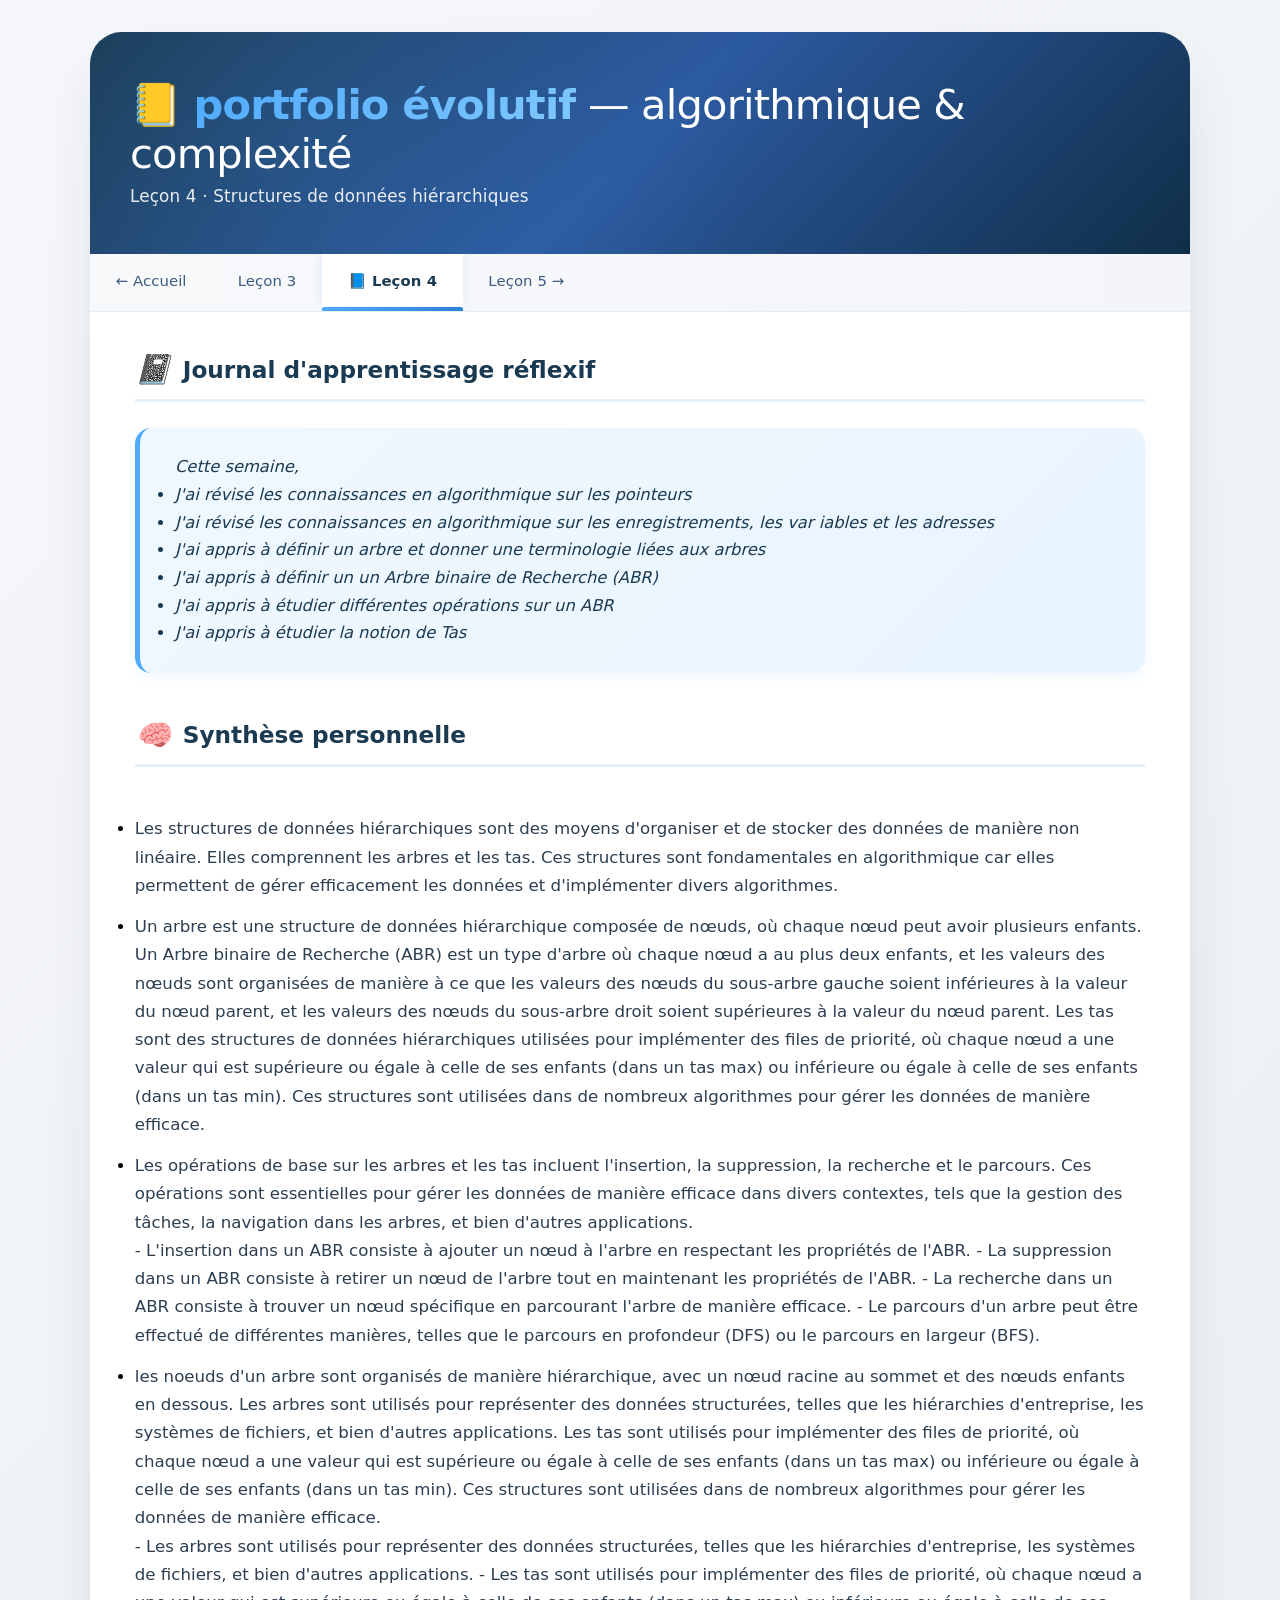
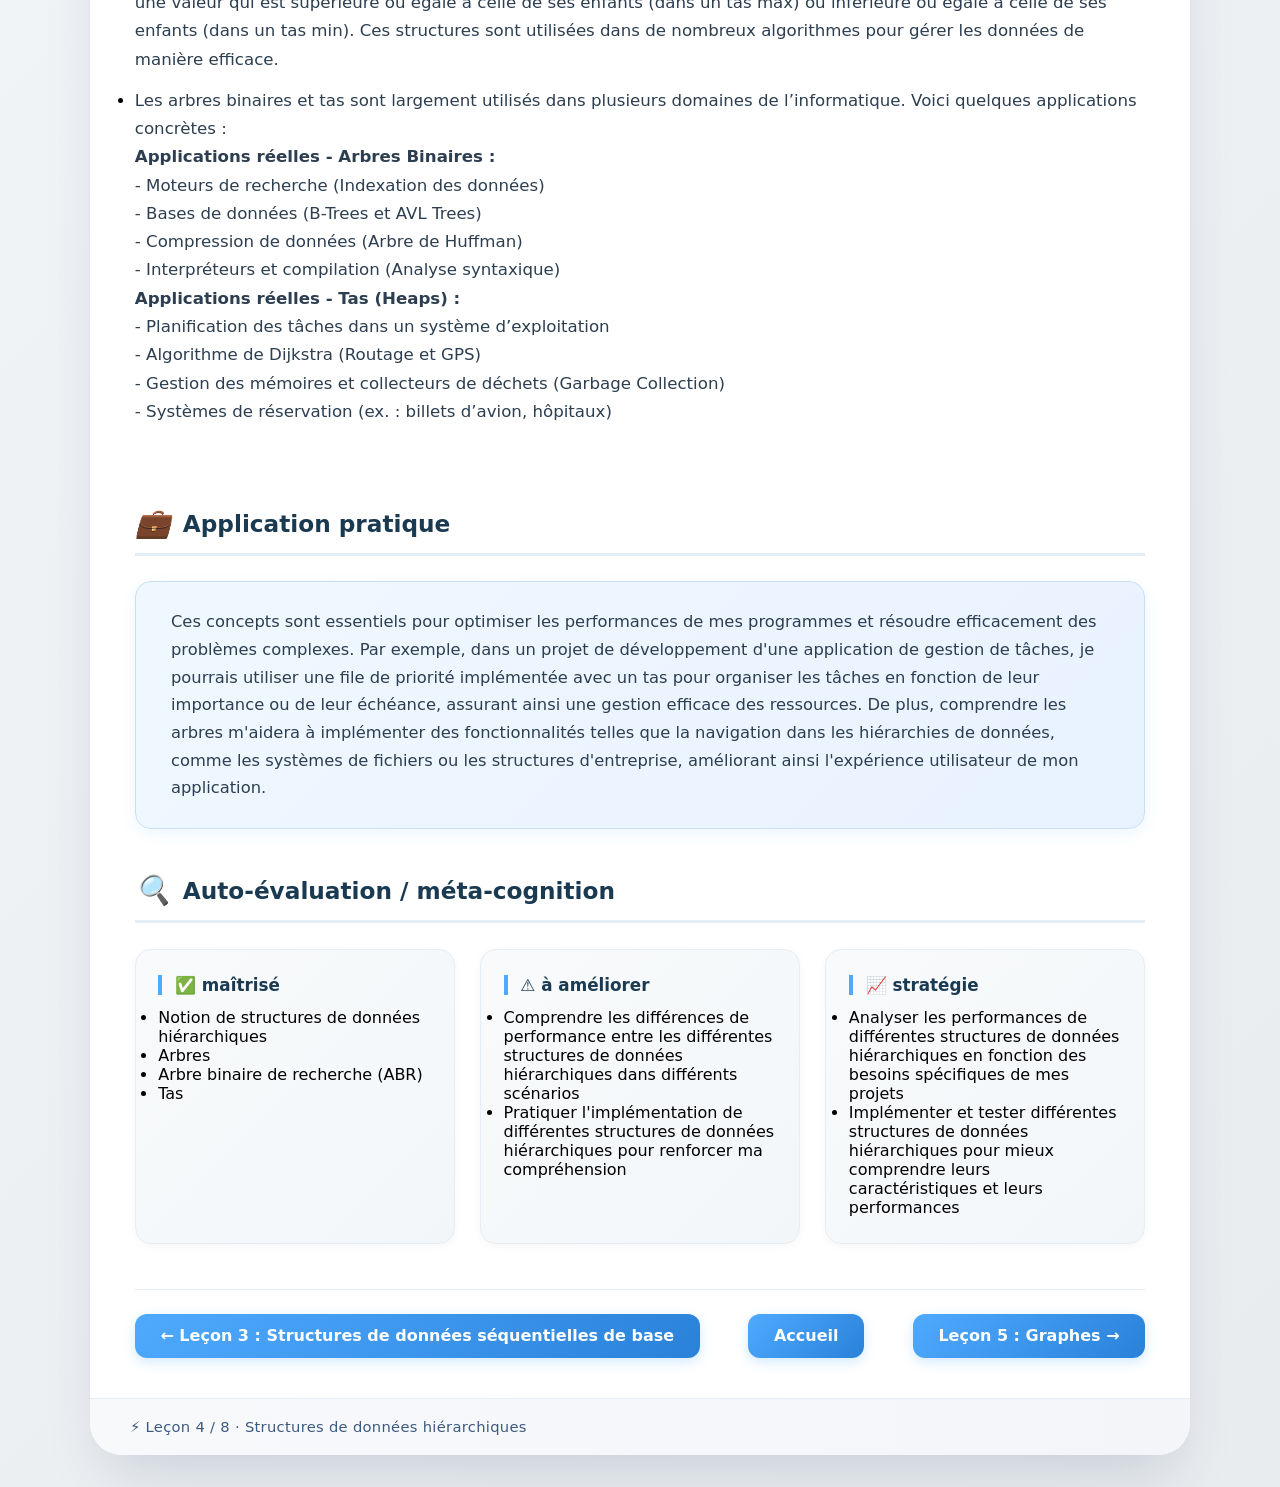
<file: lecon4.html>
<!DOCTYPE html>
<html lang="fr">
<head>
    <meta charset="UTF-8">
    <meta name="viewport" content="width=device-width, initial-scale=1.0">
    <title>Leçon 4 – Structures de données hiérarchiques | Portfolio Algorithmique</title>
    <link rel="stylesheet" href="style.css">
</head>
<body>
<div class="portfolio">
    <div class="header">
        <h1>📒 <span>portfolio évolutif</span> — algorithmique & complexité</h1>
        <p>Leçon 4 · Structures de données hiérarchiques</p>
    </div>

    <div class="nav-bar">
        <a href="index.html" class="nav-link">← Accueil</a>
        <a href="lecon3.html" class="nav-link">Leçon 3</a>
        <a href="lecon4.html" class="nav-link active">📘 Leçon 4</a>
        <a href="lecon5.html" class="nav-link">Leçon 5 →</a>
    </div>

    <div class="content-pane">
        <div class="card">
            <div class="section-title"><i>📓</i> Journal d'apprentissage réflexif</div>
            <div class="reflexion-block">
                
                Cette semaine, 
                <ul>
                    <li>J'ai révisé les connaissances en algorithmique sur les pointeurs</li>
                    <li>J'ai révisé les connaissances en algorithmique sur les enregistrements, les var
                        iables et les adresses</li>
                    <li>J'ai appris à définir un arbre et donner une terminologie liées aux arbres</li>
                    <li>J'ai appris à définir un  un Arbre binaire de Recherche (ABR)</li>
                    <li>J'ai appris à étudier différentes opérations sur un ABR</li>
                    <li>J'ai appris à étudier la notion de Tas</li>
                </ul>
            </div>
        </div>

        <div class="card">
            <div class="section-title"><i>🧠</i> Synthèse personnelle</div>
            <div class="synthese">
                <ul>
                    <li>
                        <p>
                            Les structures de données hiérarchiques sont des moyens d'organiser et de stocker des données de manière non linéaire. Elles comprennent les arbres et les tas. Ces structures sont fondamentales en algorithmique car elles permettent de gérer efficacement les données et d'implémenter divers algorithmes.
                        </p>
                    </li>
                    <li>
                        <p>
                            Un arbre est une structure de données hiérarchique composée de nœuds, où chaque nœud peut avoir plusieurs enfants. Un Arbre binaire de Recherche (ABR) est un type d'arbre où chaque nœud a au plus deux enfants, et les valeurs des nœuds sont organisées de manière à ce que les valeurs des nœuds du sous-arbre gauche soient inférieures à la valeur du nœud parent, et les valeurs des nœuds du sous-arbre droit soient supérieures à la valeur du nœud parent. Les tas sont des structures de données hiérarchiques utilisées pour implémenter des files de priorité, où chaque nœud a une valeur qui est supérieure ou égale à celle de ses enfants (dans un tas max) ou inférieure ou égale à celle de ses enfants (dans un tas min). Ces structures sont utilisées dans de nombreux algorithmes pour gérer les données de manière efficace.
                        </p>
                    </li>
                    <li>
                        <p>
                            Les opérations de base sur les arbres et les tas incluent l'insertion, la suppression, la recherche et le parcours. Ces opérations sont essentielles pour gérer les données de manière efficace dans divers contextes, tels que la gestion des tâches, la navigation dans les arbres, et bien d'autres applications. <br />
                            - L'insertion dans un ABR consiste à ajouter un nœud à l'arbre en respectant les propriétés de l'ABR.
                            - La suppression dans un ABR consiste à retirer un nœud de l'arbre tout en maintenant les propriétés de l'ABR.
                            - La recherche dans un ABR consiste à trouver un nœud spécifique en parcourant l'arbre de manière efficace.
                            - Le parcours d'un arbre peut être effectué de différentes manières, telles que le parcours en profondeur (DFS) ou le parcours en largeur (BFS).
                        </p>
                    </li>
                    <li>
                        <p>
                            les noeuds d'un arbre sont organisés de manière hiérarchique, avec un nœud racine au sommet et des nœuds enfants en dessous. Les arbres sont utilisés pour représenter des données structurées, telles que les hiérarchies d'entreprise, les systèmes de fichiers, et bien d'autres applications. Les tas sont utilisés pour implémenter des files de priorité, où chaque nœud a une valeur qui est supérieure ou égale à celle de ses enfants (dans un tas max) ou inférieure ou égale à celle de ses enfants (dans un tas min). Ces structures sont utilisées dans de nombreux algorithmes pour gérer les données de manière efficace. <br />
                            - Les arbres sont utilisés pour représenter des données structurées, telles que les hiérarchies d'entreprise, les systèmes de fichiers, et bien d'autres applications.
                            - Les tas sont utilisés pour implémenter des files de priorité, où chaque nœud a une valeur qui est supérieure ou égale à celle de ses enfants (dans un tas max) ou inférieure ou égale à celle de ses enfants (dans un tas min). Ces structures sont utilisées dans de nombreux algorithmes pour gérer les données de manière efficace.
                        </p>
                    </li>                    
                    <li>
                        <p>
                            Les arbres binaires et tas sont largement utilisés dans plusieurs domaines de l’informatique.
                            Voici quelques applications concrètes : <br />

                            <strong>Applications réelles - Arbres Binaires :</strong> <br />
                            - Moteurs de recherche (Indexation des données) <br />
                            - Bases de données (B-Trees et AVL Trees) <br />
                            - Compression de données (Arbre de Huffman)  <br />
                            - Interpréteurs et compilation (Analyse syntaxique)  <br />

                            <strong>Applications réelles - Tas (Heaps) :</strong> <br />
                            - Planification des tâches dans un système d’exploitation <br />
                            - Algorithme de Dijkstra (Routage et GPS) <br />
                            - Gestion des mémoires et collecteurs de déchets (Garbage Collection) <br />
                            - Systèmes de réservation (ex. : billets d’avion, hôpitaux)

                        </p>
                    </li>                    
                </ul>
            </div>
        </div>

        <div class="card">
            <div class="section-title"><i>💼</i> Application pratique</div>
            <div class="appli">
                <!-- Expliquez comment vous pourriez appliquer ces concepts à un problème réel de vos études, de votre vie professionnelle ou de votre quotidien. -->
                <P>
                    Ces concepts sont essentiels pour optimiser les performances de mes programmes et résoudre efficacement des problèmes complexes. Par exemple, dans un projet de développement d'une application de gestion de tâches, je pourrais utiliser une file de priorité implémentée avec un tas pour organiser les tâches en fonction de leur importance ou de leur échéance, assurant ainsi une gestion efficace des ressources. De plus, comprendre les arbres m'aidera à implémenter des fonctionnalités telles que la navigation dans les hiérarchies de données, comme les systèmes de fichiers ou les structures d'entreprise, améliorant ainsi l'expérience utilisateur de mon application.
                </P>
            </div>
        </div>

        <div class="card">
            <div class="section-title"><i>🔍</i> Auto-évaluation / méta-cognition</div>
            <div class="meta-grid">
                <div class="meta-item">
                    <h4>✅ maîtrisé</h4> 
                    <p>
                        <ul>
                            <li>Notion de structures de données hiérarchiques</li>
                            <li>Arbres</li>
                            <li>Arbre binaire de recherche (ABR)</li>
                            <li>Tas</li>
                        </ul>
                    </p>
                </div>
                <div class="meta-item">
                    <h4>⚠️ à améliorer</h4> 
                    <p>
                        <ul>
                            <li>Comprendre les différences de performance entre les différentes structures de données hiérarchiques dans différents scénarios</li>
                            <li>Pratiquer l'implémentation de différentes structures de données hiérarchiques pour renforcer ma compréhension</li>
                        </ul>
                    </p>
                </div>
                <div class="meta-item">
                    <h4>📈 stratégie</h4>
                    <p>
                        <ul>
                            <li>Analyser les performances de différentes structures de données hiérarchiques en fonction des besoins spécifiques de mes projets</li>
                            <li>Implémenter et tester différentes structures de données hiérarchiques pour mieux comprendre leurs caractéristiques et leurs performances</li>
                        </ul>
                    </p>
                </div>
            </div>
        </div>

        <div class="page-nav">
            <a href="lecon3.html" class="prev">← Leçon 3 : Structures de données séquentielles de base</a>
            <a href="index.html" class="back-home">Accueil</a>
            <a href="lecon5.html" class="next">Leçon 5 : Graphes →</a>
        </div>
    </div>

    <footer>
        ⚡ Leçon 4 / 8 · Structures de données hiérarchiques
    </footer>
</div>
</body>
</html>
</file>
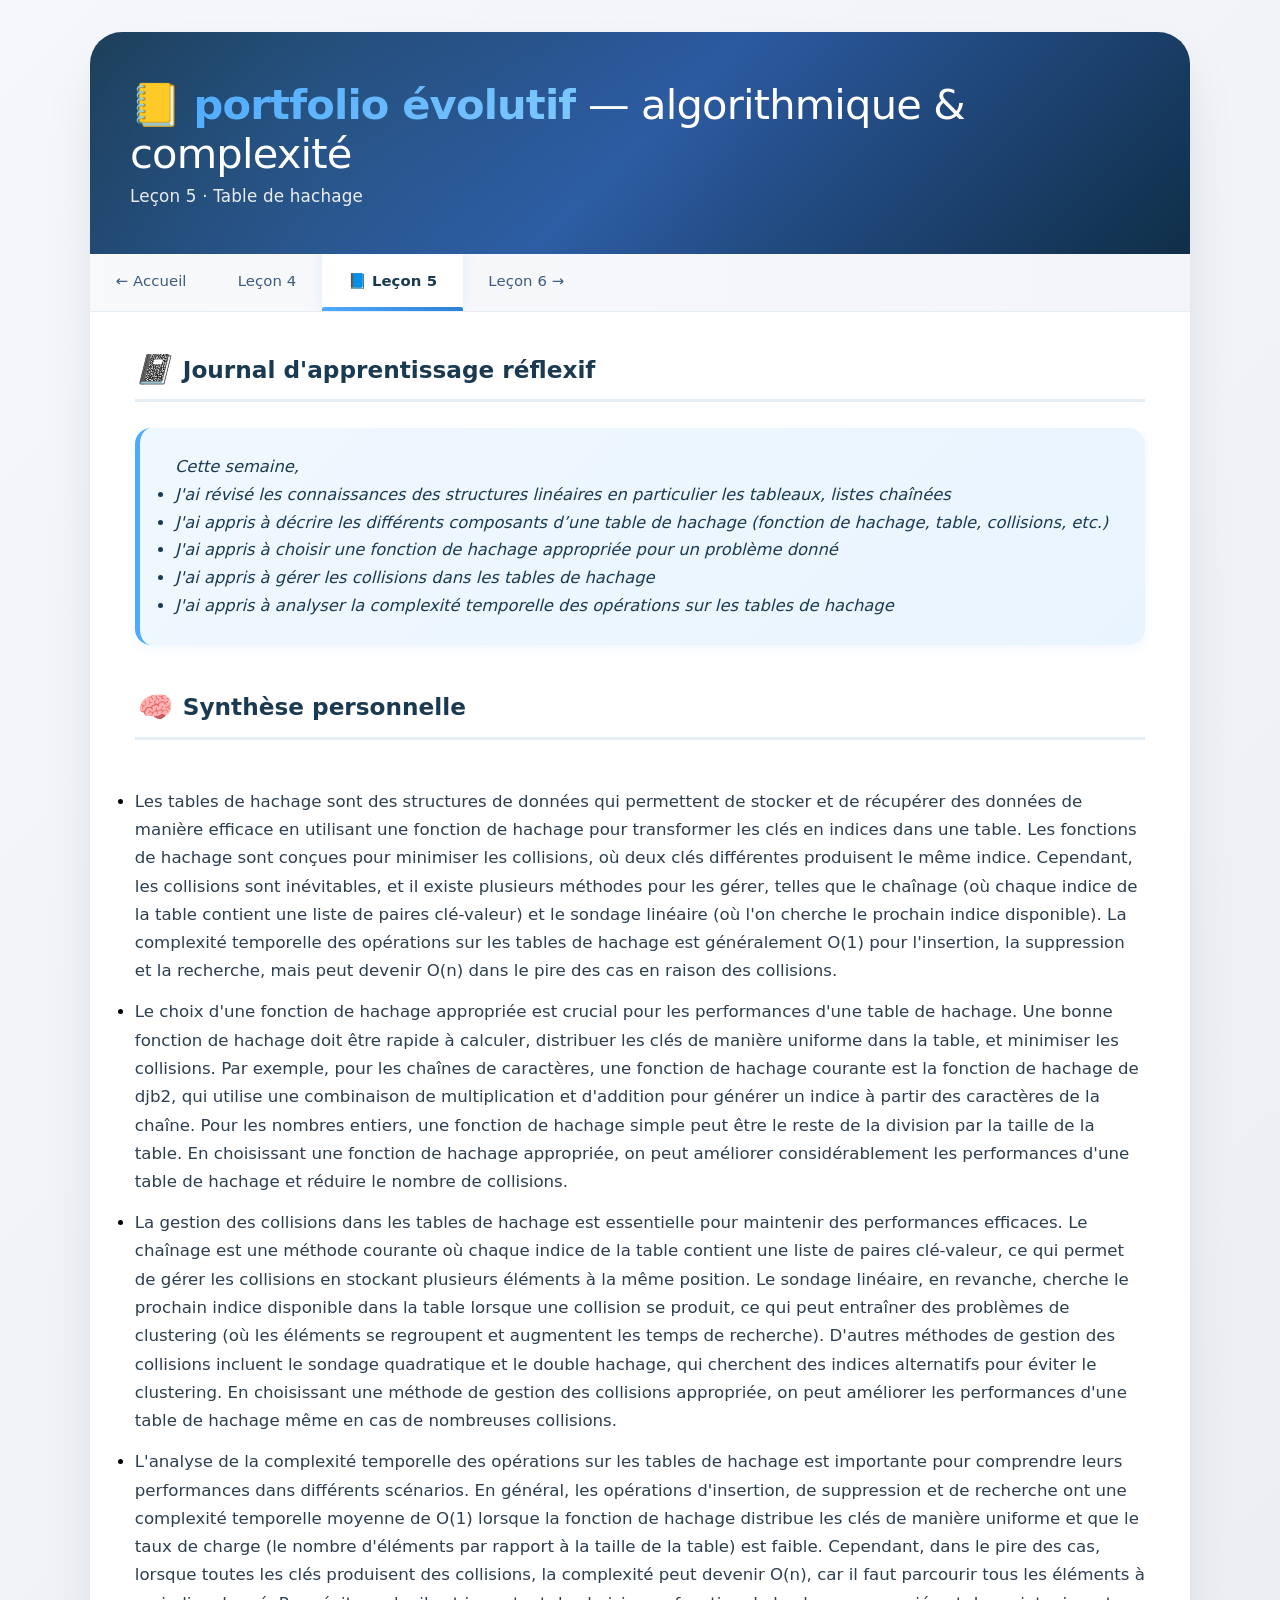
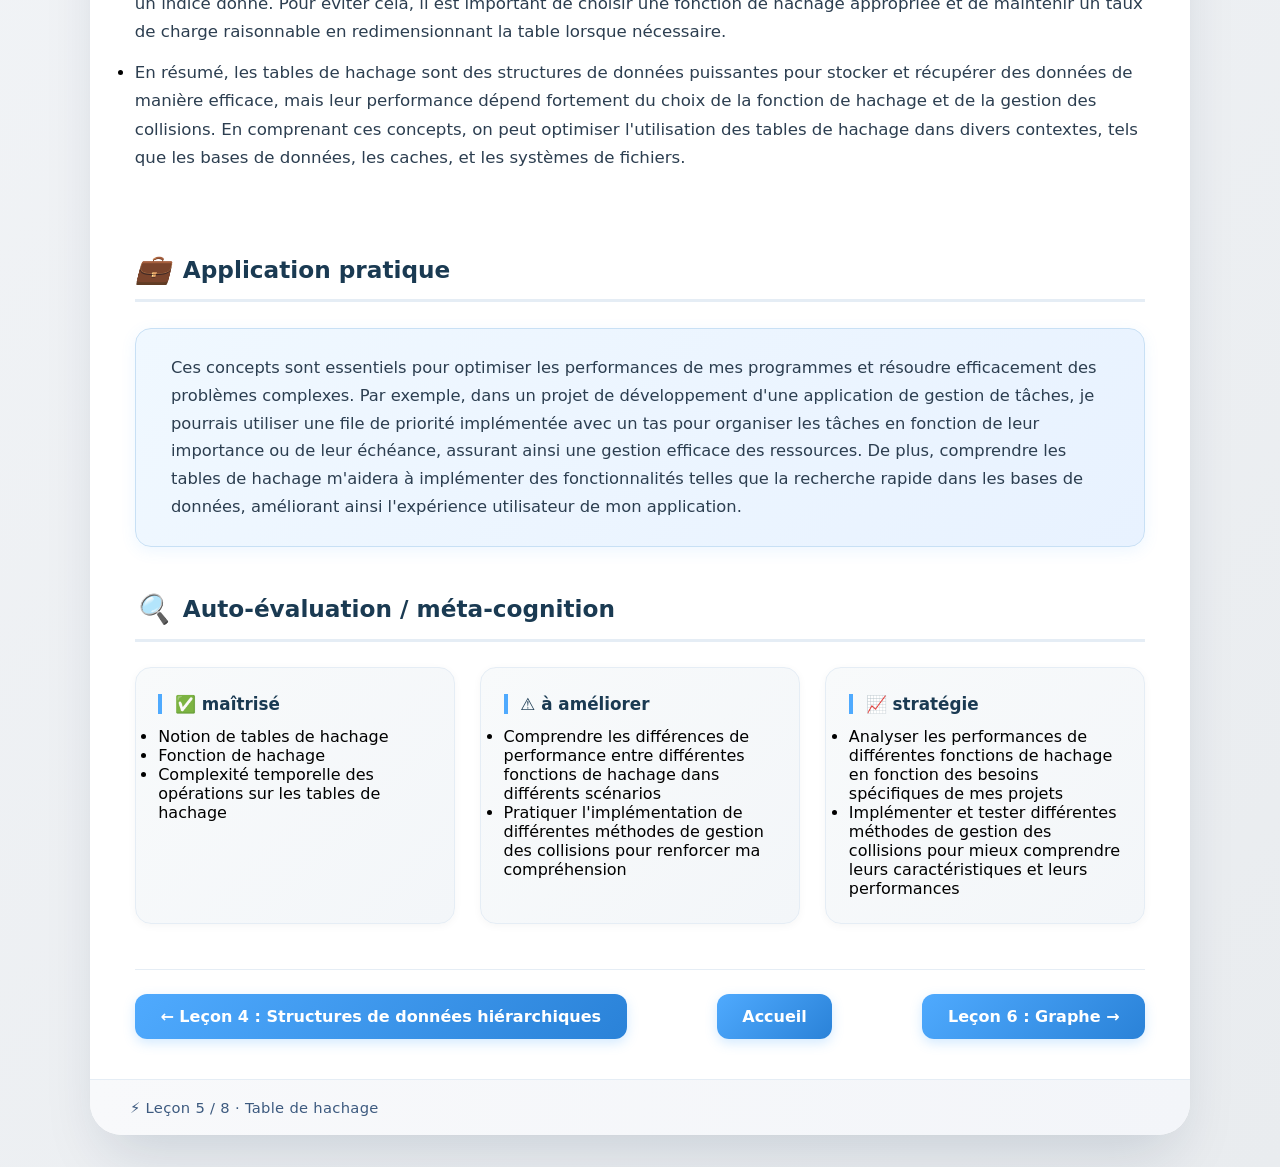
<file: lecon5.html>
<!DOCTYPE html>
<html lang="fr">
<head>
    <meta charset="UTF-8">
    <meta name="viewport" content="width=device-width, initial-scale=1.0">
    <title>Leçon 5 – Table de hachage | Portfolio Algorithmique</title>
    <link rel="stylesheet" href="style.css">
</head>
<body>
<div class="portfolio">
    <div class="header">
        <h1>📒 <span>portfolio évolutif</span> — algorithmique & complexité</h1>
        <p>Leçon 5 · Table de hachage</p>
    </div>

    <div class="nav-bar">
        <a href="index.html" class="nav-link">← Accueil</a>
        <a href="lecon4.html" class="nav-link">Leçon 4</a>
        <a href="lecon5.html" class="nav-link active">📘 Leçon 5</a>
        <a href="lecon6.html" class="nav-link">Leçon 6 →</a>
    </div>

    <div class="content-pane">
        <div class="card">
            <div class="section-title"><i>📓</i> Journal d'apprentissage réflexif</div>
            <div class="reflexion-block">
                
                Cette semaine, 
                <ul>
                    <li>
                        J'ai révisé les connaissances des structures linéaires en particulier les tableaux, listes chaînées
                    </li>
                    <li>
                        J'ai appris à décrire les différents composants d’une table de hachage (fonction de hachage, table, collisions, etc.)
                    </li>
                    <li>J'ai appris à choisir une fonction de hachage appropriée pour un problème donné</li>
                    <li>J'ai appris à gérer les collisions dans les tables de hachage</li>
                    <li>J'ai appris à analyser la complexité temporelle des opérations sur les tables de hachage</li>
                </ul>
            </div>
        </div>

        <div class="card">
            <div class="section-title"><i>🧠</i> Synthèse personnelle</div>
            <div class="synthese">
                <ul>
                    <li>
                        <p>
                            Les tables de hachage sont des structures de données qui permettent de stocker et de récupérer des données de manière efficace en utilisant une fonction de hachage pour transformer les clés en indices dans une table. Les fonctions de hachage sont conçues pour minimiser les collisions, où deux clés différentes produisent le même indice. Cependant, les collisions sont inévitables, et il existe plusieurs méthodes pour les gérer, telles que le chaînage (où chaque indice de la table contient une liste de paires clé-valeur) et le sondage linéaire (où l'on cherche le prochain indice disponible). La complexité temporelle des opérations sur les tables de hachage est généralement O(1) pour l'insertion, la suppression et la recherche, mais peut devenir O(n) dans le pire des cas en raison des collisions.
                        </p>
                    </li>
                    <li>
                        <p>
                            Le choix d'une fonction de hachage appropriée est crucial pour les performances d'une table de hachage. Une bonne fonction de hachage doit être rapide à calculer, distribuer les clés de manière uniforme dans la table, et minimiser les collisions. Par exemple, pour les chaînes de caractères, une fonction de hachage courante est la fonction de hachage de djb2, qui utilise une combinaison de multiplication et d'addition pour générer un indice à partir des caractères de la chaîne. Pour les nombres entiers, une fonction de hachage simple peut être le reste de la division par la taille de la table. En choisissant une fonction de hachage appropriée, on peut améliorer considérablement les performances d'une table de hachage et réduire le nombre de collisions.
                        </p>
                    </li>
                    <li>
                        <p>
                            La gestion des collisions dans les tables de hachage est essentielle pour maintenir des performances efficaces. Le chaînage est une méthode courante où chaque indice de la table contient une liste de paires clé-valeur, ce qui permet de gérer les collisions en stockant plusieurs éléments à la même position. Le sondage linéaire, en revanche, cherche le prochain indice disponible dans la table lorsque une collision se produit, ce qui peut entraîner des problèmes de clustering (où les éléments se regroupent et augmentent les temps de recherche). D'autres méthodes de gestion des collisions incluent le sondage quadratique et le double hachage, qui cherchent des indices alternatifs pour éviter le clustering. En choisissant une méthode de gestion des collisions appropriée, on peut améliorer les performances d'une table de hachage même en cas de nombreuses collisions.
                        </p>
                    </li>
                    <li>
                        <p>
                            L'analyse de la complexité temporelle des opérations sur les tables de hachage est importante pour comprendre leurs performances dans différents scénarios. En général, les opérations d'insertion, de suppression et de recherche ont une complexité temporelle moyenne de O(1) lorsque la fonction de hachage distribue les clés de manière uniforme et que le taux de charge (le nombre d'éléments par rapport à la taille de la table) est faible. Cependant, dans le pire des cas, lorsque toutes les clés produisent des collisions, la complexité peut devenir O(n), car il faut parcourir tous les éléments à un indice donné. Pour éviter cela, il est important de choisir une fonction de hachage appropriée et de maintenir un taux de charge raisonnable en redimensionnant la table lorsque nécessaire.
                        </p>
                    </li>                    
                    <li>
                        <p>
                            En résumé, les tables de hachage sont des structures de données puissantes pour stocker et récupérer des données de manière efficace, mais leur performance dépend fortement du choix de la fonction de hachage et de la gestion des collisions. En comprenant ces concepts, on peut optimiser l'utilisation des tables de hachage dans divers contextes, tels que les bases de données, les caches, et les systèmes de fichiers.
                        </p>
                    </li>                    
                </ul>
            </div>
        </div>

        <div class="card">
            <div class="section-title"><i>💼</i> Application pratique</div>
            <div class="appli">
                <!-- Expliquez comment vous pourriez appliquer ces concepts à un problème réel de vos études, de votre vie professionnelle ou de votre quotidien. -->
                <P>
                    Ces concepts sont essentiels pour optimiser les performances de mes programmes et résoudre efficacement des problèmes complexes. Par exemple, dans un projet de développement d'une application de gestion de tâches, je pourrais utiliser une file de priorité implémentée avec un tas pour organiser les tâches en fonction de leur importance ou de leur échéance, assurant ainsi une gestion efficace des ressources. De plus, comprendre les tables de hachage m'aidera à implémenter des fonctionnalités telles que la recherche rapide dans les bases de données, améliorant ainsi l'expérience utilisateur de mon application.
                </P>
            </div>
        </div>

        <div class="card">
            <div class="section-title"><i>🔍</i> Auto-évaluation / méta-cognition</div>
            <div class="meta-grid">
                <div class="meta-item">
                    <h4>✅ maîtrisé</h4> 
                    <p>
                        <ul>
                            <li>Notion de tables de hachage</li>
                            <li>Fonction de hachage</li>
                            <!-- <li>Gestion des collisions</li> -->
                            <li>Complexité temporelle des opérations sur les tables de hachage</li>
                        </ul>
                    </p>
                </div>
                <div class="meta-item">
                    <h4>⚠️ à améliorer</h4> 
                    <p>
                        <ul>
                            <li>Comprendre les différences de performance entre différentes fonctions de hachage dans différents scénarios</li>
                            <li>Pratiquer l'implémentation de différentes méthodes de gestion des collisions pour renforcer ma compréhension</li>
                        </ul>
                    </p>
                </div>
                <div class="meta-item">
                    <h4>📈 stratégie</h4>
                    <p>
                        <ul>
                            <li>Analyser les performances de différentes fonctions de hachage en fonction des besoins spécifiques de mes projets</li>
                            <li>Implémenter et tester différentes méthodes de gestion des collisions pour mieux comprendre leurs caractéristiques et leurs performances</li>
                        </ul>
                    </p>
                </div>
            </div>
        </div>

        <div class="page-nav">
            <a href="lecon4.html" class="prev">← Leçon 4 : Structures de données hiérarchiques</a>
            <a href="index.html" class="back-home">Accueil</a>
            <a href="lecon6.html" class="next">Leçon 6 : Graphe →</a>
        </div>
    </div>

    <footer>
        ⚡ Leçon 5 / 8 · Table de hachage
    </footer>
</div>
</body>
</html>
</file>
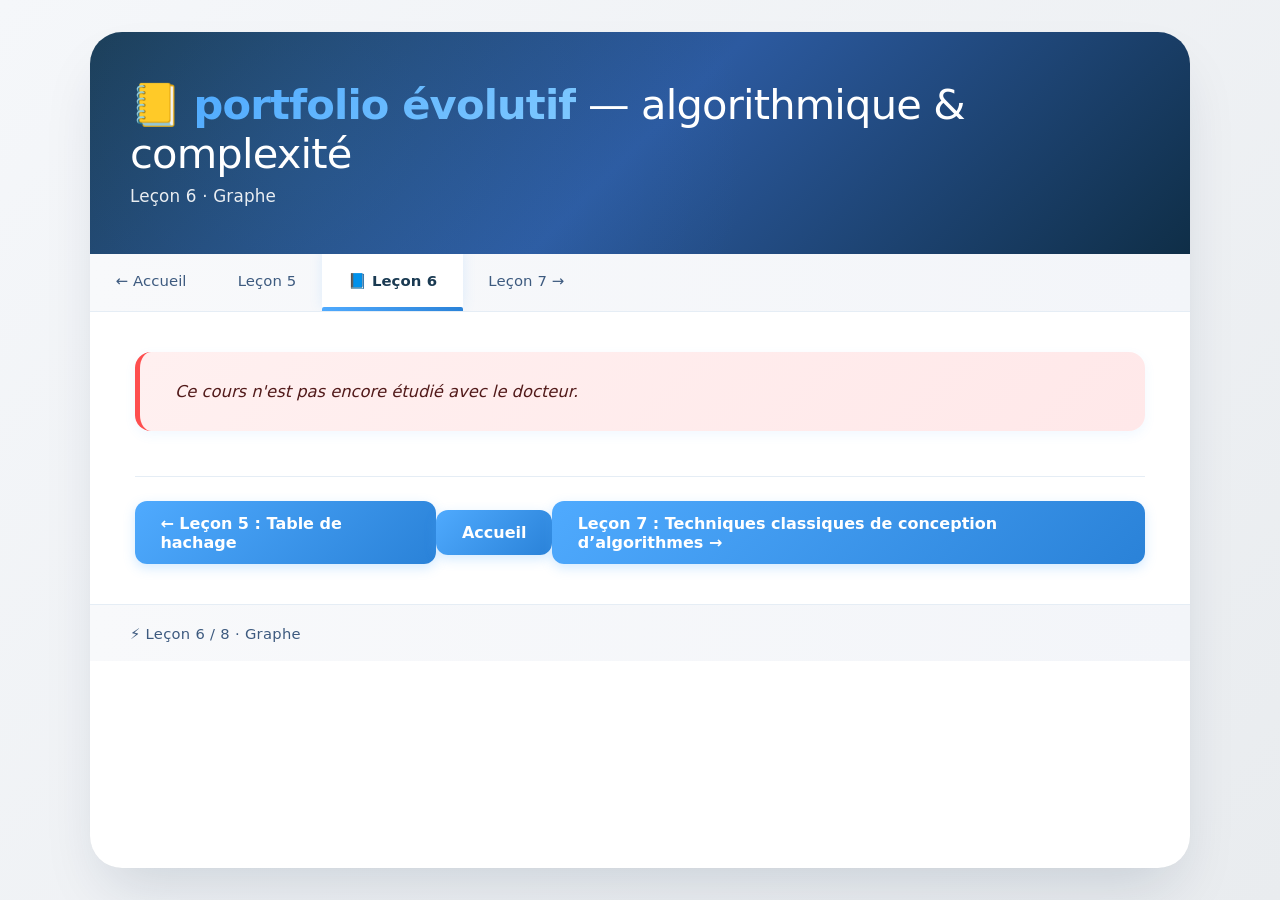
<file: lecon6.html>
<!DOCTYPE html>
<html lang="fr">
<head>
    <meta charset="UTF-8">
    <meta name="viewport" content="width=device-width, initial-scale=1.0">
    <title>Leçon 6 – Graphe | Portfolio Algorithmique</title>
    <link rel="stylesheet" href="style.css">
</head>
<body>
<div class="portfolio">
    <div class="header">
        <h1>📒 <span>portfolio évolutif</span> — algorithmique & complexité</h1>
        <p>Leçon 6 · Graphe</p>
    </div>

    <div class="nav-bar">
        <a href="index.html" class="nav-link">← Accueil</a>
        <a href="lecon5.html" class="nav-link">Leçon 5</a>
        <a href="lecon6.html" class="nav-link active">📘 Leçon 6</a>
        <a href="lecon7.html" class="nav-link">Leçon 7 →</a>
    </div>

    <div class="content-pane">
        <div class="card">
            <div class="reflexion-block-not-learned">
                Ce cours n'est pas encore étudié avec le docteur.
            </div>
        </div>

        <div class="page-nav">
            <a href="lecon5.html" class="prev">← Leçon 5 : Table de hachage</a>
            <a href="index.html" class="back-home">Accueil</a>
            <a href="lecon7.html" class="next">Leçon 7 : Techniques classiques de conception d’algorithmes →</a>
        </div>
    </div>

    <footer>
        ⚡ Leçon 6 / 8 · Graphe
    </footer>
</div>
</body>
</html>
</file>
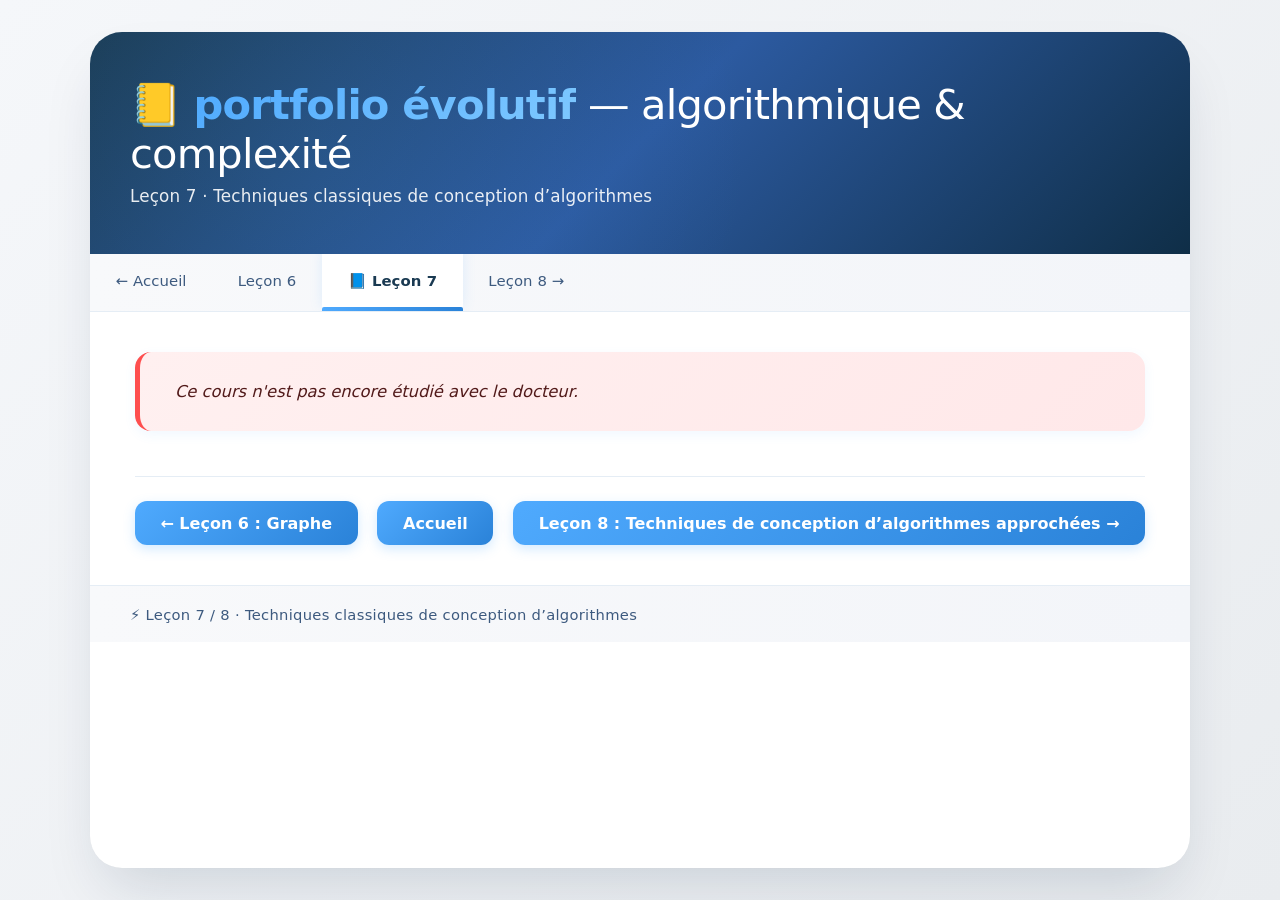
<file: lecon7.html>
<!DOCTYPE html>
<html lang="fr">
<head>
    <meta charset="UTF-8">
    <meta name="viewport" content="width=device-width, initial-scale=1.0">
    <title>Leçon 7 – Techniques classiques de conception d’algorithmes | Portfolio Algorithmique</title>
    <link rel="stylesheet" href="style.css">
</head>
<body>
<div class="portfolio">
    <div class="header">
        <h1>📒 <span>portfolio évolutif</span> — algorithmique & complexité</h1>
        <p>Leçon 7 · Techniques classiques de conception d’algorithmes</p>
    </div>

    <div class="nav-bar">
        <a href="index.html" class="nav-link">← Accueil</a>
        <a href="lecon6.html" class="nav-link">Leçon 6</a>
        <a href="lecon7.html" class="nav-link active">📘 Leçon 7</a>
        <a href="lecon8.html" class="nav-link">Leçon 8 →</a>
    </div>

    <div class="content-pane">
        <div class="card">
            <div class="reflexion-block-not-learned">
                Ce cours n'est pas encore étudié avec le docteur.
            </div>
        </div>

        <div class="page-nav">
            <a href="lecon6.html" class="prev">← Leçon 6 : Graphe</a>
            <a href="index.html" class="back-home">Accueil</a>
            <a href="lecon8.html" class="next">Leçon 8 : Techniques de conception d’algorithmes approchées →</a>
        </div>
    </div>

    <footer>
        ⚡ Leçon 7 / 8 · Techniques classiques de conception d’algorithmes
    </footer>
</div>
</body>
</html>
</file>
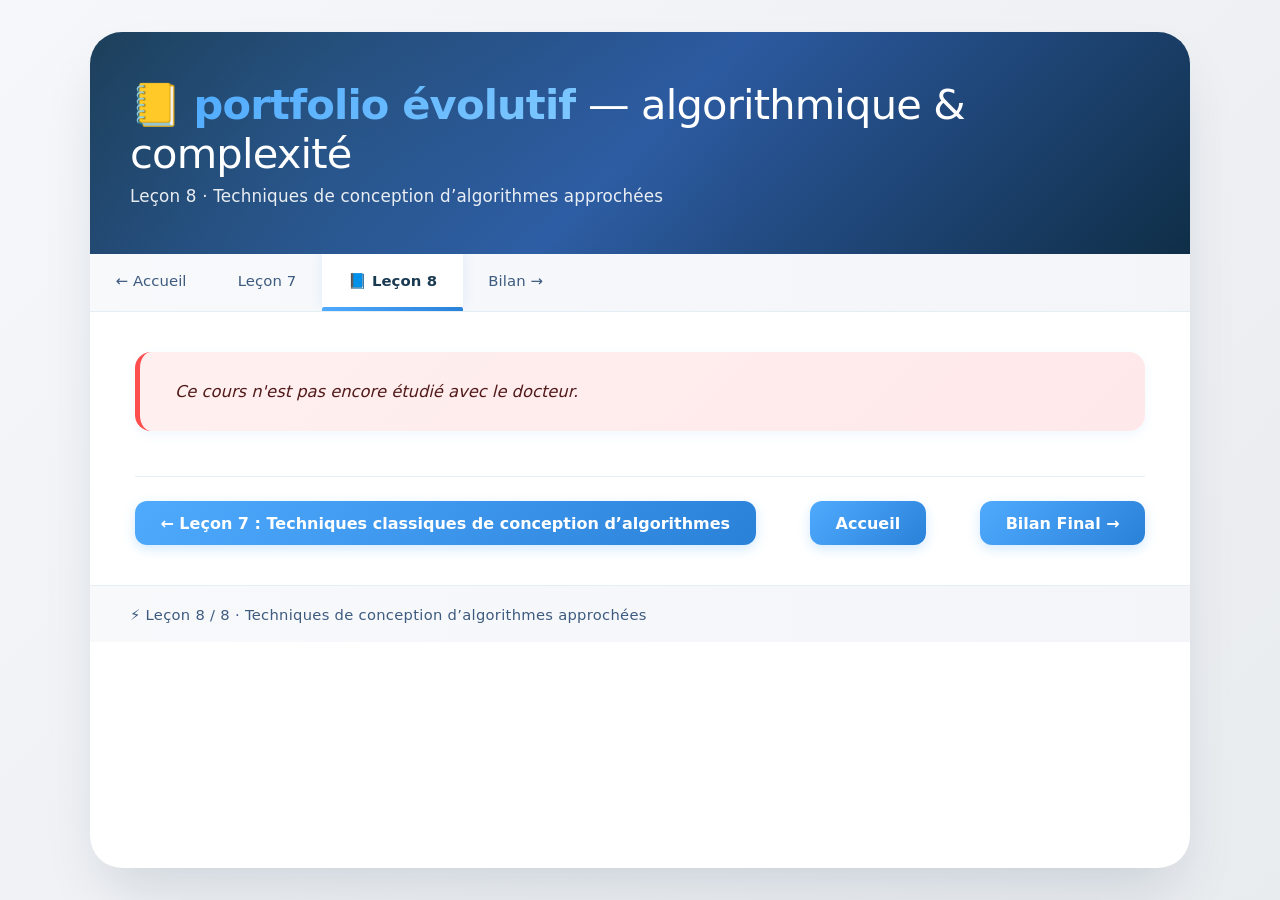
<file: lecon8.html>
<!DOCTYPE html>
<html lang="fr">
<head>
    <meta charset="UTF-8">
    <meta name="viewport" content="width=device-width, initial-scale=1.0">
    <title>Leçon 8 – Techniques de conception d’algorithmes approchées | Portfolio Algorithmique</title>
    <link rel="stylesheet" href="style.css">
</head>
<body>
<div class="portfolio">
    <div class="header">
        <h1>📒 <span>portfolio évolutif</span> — algorithmique & complexité</h1>
        <p>Leçon 8 · Techniques de conception d’algorithmes approchées</p>
    </div>

    <div class="nav-bar">
        <a href="index.html" class="nav-link">← Accueil</a>
        <a href="lecon7.html" class="nav-link">Leçon 7</a>
        <a href="lecon8.html" class="nav-link active">📘 Leçon 8</a>
        <a href="bilan.html" class="nav-link">Bilan →</a>
    </div>

    <div class="content-pane">
        <div class="card">
            <div class="reflexion-block-not-learned">
                Ce cours n'est pas encore étudié avec le docteur.
            </div>
        </div>

        <div class="page-nav">
            <a href="lecon7.html" class="prev">← Leçon 7 : Techniques classiques de conception d’algorithmes</a>
            <a href="index.html" class="back-home">Accueil</a>
            <a href="bilan.html" class="next">Bilan Final →</a>
        </div>
    </div>

    <footer>
        ⚡ Leçon 8 / 8 · Techniques de conception d’algorithmes approchées
    </footer>
</div>
</body>
</html>
</file>
<file: style.css>
/* === Style global partagé - Algorithmique & Complexité === */

* {
    margin: 0;
    padding: 0;
    box-sizing: border-box;
    font-family: 'Inter', system-ui, -apple-system, BlinkMacSystemFont, 'Segoe UI', Roboto, sans-serif;
}

body {
    background: linear-gradient(135deg, #f5f7fa 0%, #e9ecef 100%);
    padding: 2rem 1rem;
    display: flex;
    justify-content: center;
    min-height: 100vh;
}

.portfolio {
    max-width: 1100px;
    width: 100%;
    background: white;
    border-radius: 32px;
    box-shadow: 0 30px 60px -15px rgba(0, 32, 64, 0.15), 0 0 1px rgba(0, 0, 0, 0.05);
    overflow: hidden;
    transition: box-shadow 0.3s ease;
}

.portfolio:hover {
    box-shadow: 0 40px 80px -20px rgba(0, 32, 64, 0.2), 0 0 1px rgba(0, 0, 0, 0.05);
}

/* En-tête */
.header {
    background: linear-gradient(135deg, #1a3a52 0%, #2c5aa0 50%, #0f2e47 100%);
    color: white;
    padding: 3rem 2.5rem;
    position: relative;
    overflow: hidden;
}

.header::before {
    content: '';
    position: absolute;
    top: 0;
    left: 0;
    right: 0;
    bottom: 0;
    background: radial-gradient(circle at 20% 50%, rgba(79, 172, 254, 0.1) 0%, transparent 50%);
    pointer-events: none;
}

.header h1 {
    font-weight: 400;
    font-size: 2.6rem;
    letter-spacing: -0.02em;
    margin-bottom: 0.5rem;
    position: relative;
    z-index: 1;
}

.header h1 span {
    font-weight: 700;
    background: linear-gradient(135deg, #4faafe 0%, #7ec8ff 100%);
    -webkit-background-clip: text;
    -webkit-text-fill-color: transparent;
    background-clip: text;
}

.header p {
    opacity: 0.9;
    font-size: 1.05rem;
    font-weight: 300;
    letter-spacing: 0.01em;
    position: relative;
    z-index: 1;
}

/* Navigation */
.nav-bar {
    display: flex;
    flex-wrap: wrap;
    background: linear-gradient(90deg, #f8f9fb 0%, #f3f5f9 100%);
    border-bottom: 1px solid #e5edf5;
    gap: 0;
    overflow-x: auto;
    scrollbar-width: thin;
    scrollbar-color: #4faafe #f3f5f9;
    padding: 0;
}

.nav-bar::-webkit-scrollbar {
    height: 6px;
}

.nav-bar::-webkit-scrollbar-track {
    background: #f3f5f9;
}

.nav-bar::-webkit-scrollbar-thumb {
    background: linear-gradient(180deg, #4faafe 0%, #2a82d8 100%);
    border-radius: 3px;
}

.nav-link {
    padding: 1.1rem 1.6rem;
    font-size: 0.93rem;
    font-weight: 500;
    background: transparent;
    border: none;
    text-decoration: none;
    cursor: pointer;
    color: #3d5a7f;
    transition: all 0.3s cubic-bezier(0.4, 0, 0.2, 1);
    border-bottom: 4px solid transparent;
    white-space: nowrap;
    flex-shrink: 0;
    position: relative;
    letter-spacing: 0.005em;
    display: inline-block;
}

.nav-link::after {
    content: '';
    position: absolute;
    bottom: -4px;
    left: 0;
    right: 0;
    height: 4px;
    background: linear-gradient(90deg, #4faafe 0%, #2a82d8 100%);
    transform: scaleX(0);
    transform-origin: center;
    transition: transform 0.3s cubic-bezier(0.4, 0, 0.2, 1);
    border-radius: 2px 2px 0 0;
}

.nav-link:hover {
    background: rgba(79, 170, 254, 0.08);
    color: #1a3a52;
}

.nav-link.active {
    background: white;
    color: #1a3a52;
    font-weight: 600;
    box-shadow: 0 -4px 12px rgba(79, 170, 254, 0.15);
}

.nav-link.active::after {
    transform: scaleX(1);
}

@media (max-width: 768px) {
    .nav-link {
        padding: 0.95rem 1rem;
        font-size: 0.8rem;
    }
}

/* Contenu */
.content-pane {
    padding: 2.5rem 2.8rem;
    background: white;
    animation: fadeIn 0.4s ease-out;
}

@keyframes fadeIn {
    from { opacity: 0; }
    to { opacity: 1; }
}

.card {
    margin-bottom: 2.8rem;
    border-radius: 20px;
    animation: slideUp 0.5s ease-out;
}

@keyframes slideUp {
    from {
        opacity: 0;
        transform: translateY(10px);
    }
    to {
        opacity: 1;
        transform: translateY(0);
    }
}

.section-title {
    font-size: 1.45rem;
    font-weight: 600;
    color: #1a3a52;
    display: flex;
    align-items: center;
    gap: 12px;
    border-bottom: 3px solid #e5edf5;
    padding-bottom: 0.8rem;
    margin-bottom: 1.6rem;
    transition: all 0.3s ease;
}

.section-title:hover {
    color: #4faafe;
}

.section-title i {
    font-size: 1.8rem;
    transition: transform 0.3s ease;
}

.section-title:hover i {
    transform: scale(1.1);
}

/* Blocs de contenu */
.reflexion-block, .reflexion-block-not-learned {
    padding: 1.6rem 2.2rem;
    border-radius: 16px;
    font-style: italic;
    box-shadow: 0 4px 12px rgba(79, 170, 254, 0.08);
    line-height: 1.7;
    font-size: 1.02rem;
    transition: all 0.3s ease;
}

.reflexion-block:hover, .reflexion-block-not-learned:hover {
    box-shadow: 0 8px 20px rgba(79, 170, 254, 0.12);
    transform: translateY(-2px);
}

.reflexion-block {
    background: linear-gradient(135deg, #f0f8ff 0%, #e8f4ff 100%);
    border-left: 5px solid #4faafe;
    color: #1a3a52;
}

.reflexion-block-not-learned {
    background: linear-gradient(135deg, #fff0f0 0%, #ffe8e9 100%);
    border-left: 5px solid #fe4f4f;
    color: #521a1a;
}

.synthese {
    background: white;
    padding: 1.4rem 0;
}

.synthese p {
    margin-bottom: 0.8rem;
    font-size: 1.04rem;
    line-height: 1.7;
    color: #2c3e50;
}

.keyword {
    background: linear-gradient(135deg, #4faafe 0%, #2a82d8 100%);
    padding: 0.3rem 0.8rem;
    border-radius: 20px;
    font-size: 0.88rem;
    font-weight: 600;
    color: white;
    margin-right: 0.6rem;
    display: inline-block;
    box-shadow: 0 2px 8px rgba(79, 170, 254, 0.25);
    transition: all 0.3s ease;
}

.keyword:hover {
    transform: scale(1.05);
    box-shadow: 0 4px 12px rgba(79, 170, 254, 0.4);
}

.appli {
    background: linear-gradient(135deg, #f0f8ff 0%, #e8f2ff 100%);
    padding: 1.6rem 2.2rem;
    border-radius: 16px;
    border: 1px solid #c8e0f5;
    box-shadow: 0 4px 15px rgba(79, 170, 254, 0.1);
    font-size: 1.02rem;
    line-height: 1.7;
    color: #2c3e50;
    transition: all 0.3s ease;
}

.appli:hover {
    box-shadow: 0 8px 25px rgba(79, 170, 254, 0.15);
    transform: translateY(-2px);
}

/* Grille méta */
.meta-grid {
    display: grid;
    grid-template-columns: repeat(auto-fit, minmax(220px, 1fr));
    gap: 1.6rem;
    margin-top: 1rem;
}

.meta-item {
    background: linear-gradient(135deg, #f8fafb 0%, #f3f6f9 100%);
    border-radius: 16px;
    padding: 1.6rem 1.4rem;
    box-shadow: 0 2px 8px rgba(0, 0, 0, 0.04), 0 0 1px rgba(0, 0, 0, 0.02);
    border: 1px solid #e5edf5;
    transition: all 0.3s ease;
}

.meta-item:hover {
    box-shadow: 0 8px 24px rgba(79, 170, 254, 0.12);
    transform: translateY(-4px);
    border-color: #4faafe;
}

.meta-item h4 {
    color: #1a3a52;
    font-weight: 700;
    margin-bottom: 0.8rem;
    border-left: 4px solid #4faafe;
    padding-left: 0.8rem;
    font-size: 1.05rem;
}

.meta-item p {
    color: #3d5a7f;
    font-size: 0.98rem;
    line-height: 1.6;
}

/* Bilan */
.bilan-pane {
    background: linear-gradient(135deg, #f8fafb 0%, #f3f6f9 100%);
    border-radius: 20px;
    padding: 2rem 2.5rem;
}

.bilan-pane h2 {
    font-size: 2.3rem;
    font-weight: 700;
    color: #1a3a52;
    margin-bottom: 2.2rem;
    border-left: 5px solid #4faafe;
    padding-left: 1.5rem;
}

.bilan-question {
    background: white;
    border-radius: 16px;
    padding: 1.8rem 2rem;
    margin-bottom: 1.6rem;
    box-shadow: 0 4px 12px rgba(79, 170, 254, 0.08);
    border-left: 4px solid transparent;
    transition: all 0.3s ease;
}

.bilan-question:hover {
    box-shadow: 0 8px 24px rgba(79, 170, 254, 0.15);
    border-left-color: #4faafe;
    transform: translateX(4px);
}

.bilan-question strong {
    display: block;
    font-size: 1.28rem;
    color: #1a3a52;
    margin-bottom: 0.8rem;
    font-weight: 700;
}

.bilan-question p {
    font-size: 1.04rem;
    line-height: 1.7;
    color: #2c3e50;
}

/* Footer */
footer {
    background: linear-gradient(90deg, #f8f9fb 0%, #f3f5f9 100%);
    padding: 1.2rem 2.5rem;
    font-size: 0.92rem;
    color: #3d5a7f;
    border-top: 1px solid #e5edf5;
    font-weight: 500;
    letter-spacing: 0.02em;
}

/* Navigation entre pages */
.page-nav {
    display: flex;
    justify-content: space-between;
    align-items: center;
    margin-top: 2rem;
    padding-top: 1.5rem;
    border-top: 1px solid #e5edf5;
}

.page-nav a {
    display: inline-block;
    padding: 0.8rem 1.6rem;
    background: linear-gradient(135deg, #4faafe 0%, #2a82d8 100%);
    color: white;
    text-decoration: none;
    border-radius: 12px;
    font-weight: 600;
    transition: all 0.3s ease;
    box-shadow: 0 4px 12px rgba(79, 170, 254, 0.25);
}

.page-nav a:hover {
    transform: translateY(-2px);
    box-shadow: 0 6px 20px rgba(79, 170, 254, 0.4);
}

.page-nav .prev {
    margin-right: auto;
}

.page-nav .next {
    margin-left: auto;
}

.page-nav .back-home {
    margin: 0 auto;
}

@media (max-width: 768px) {
    .content-pane {
        padding: 1.5rem 1.5rem;
    }

    .header {
        padding: 2rem 1.5rem;
    }

    .header h1 {
        font-size: 1.8rem;
    }

    .section-title {
        font-size: 1.2rem;
    }
}
</file>
